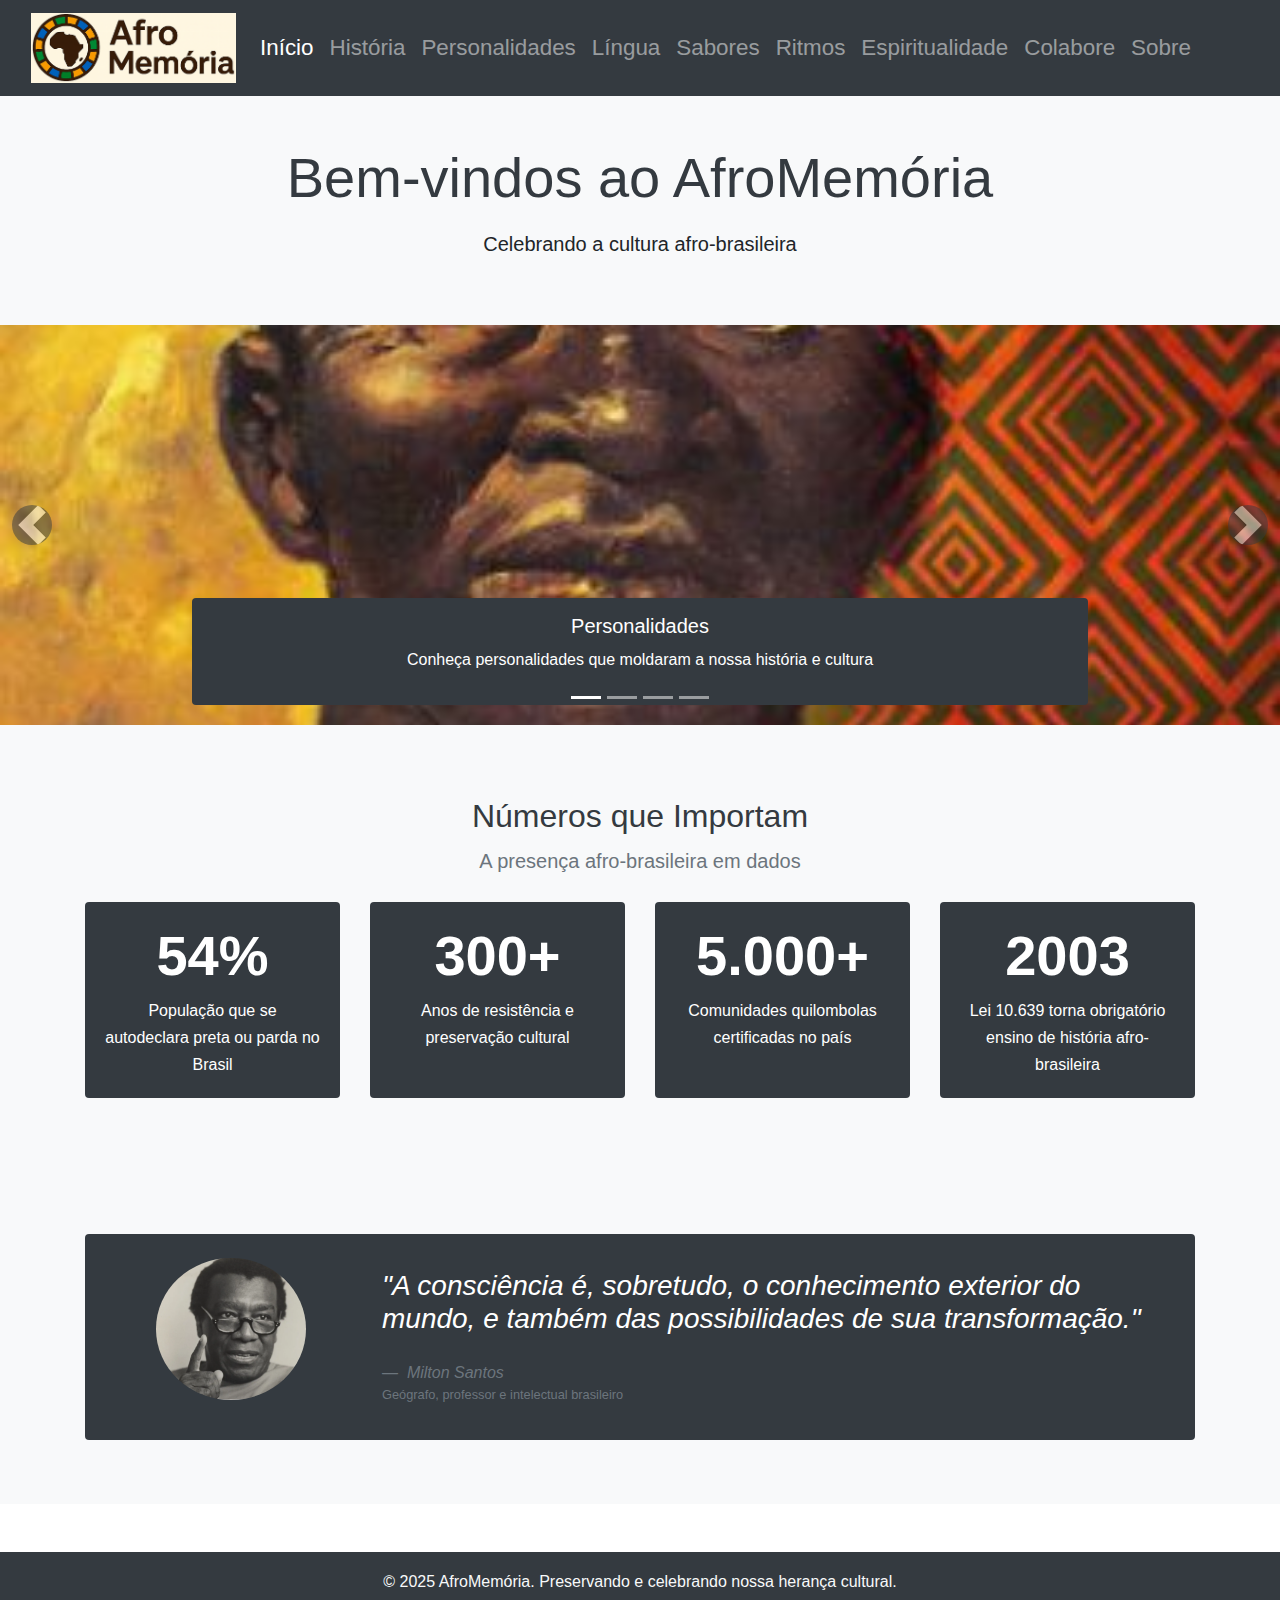
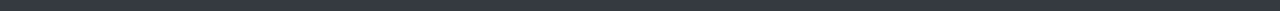
<file: index.html>
<!DOCTYPE html>
<html lang="pt-br">

<head>
    <meta charset="UTF-8" />
    <meta name="viewport" content="width=device-width, initial-scale=1.0" />
    <meta name="description" content="AfroMemória - Portal dedicado à cultura, história e tradições afro-brasileiras" />
    <meta name="keywords"
        content="cultura afro-brasileira, história, tradições, herança africana, diversidade, inclusão" />
    <meta name="author" content="AfroMemória" />
    <meta name="robots" content="index, follow" />
    <meta property="og:title" content="AfroMemória | Preservando Nossa Herança Cultural" />
    <meta property="og:description"
        content="Explore a rica cultura afro-brasileira através de nossa plataforma dedicada à preservação da memória cultural." />
    <meta property="og:type" content="website" />

    <!-- Favicons modernos -->
    <link rel="icon" type="image/x-icon" href="img/favicon.ico" />
    <link rel="icon" type="image/png" sizes="16x16" href="img/favicon-16x16.png" />
    <link rel="icon" type="image/png" sizes="32x32" href="img/favicon-32x32.png" />
    <link rel="apple-touch-icon" sizes="180x180" href="img/apple-touch-icon.png" />

    <title>Home - AfroMemória | Cultura e História Afro-Brasileira</title>
    <link rel="stylesheet" href="bootstrap/css/bootstrap.min.css" />
    <link rel="stylesheet" href="css/style.css" />
</head>

<body>
    <!-- NAVBAR -->
    <nav class="navbar navbar-expand-lg navbar-dark bg-dark">
        <div class="container-fluid">
            <a class="navbar-brand" href="index.html">
                <img src="img/logo.png" alt="AfroMemória" height="50" class="d-inline-block align-top">
            </a>

            <button class="navbar-toggler" type="button" data-toggle="collapse" data-target="#menu" aria-controls="menu"
                aria-expanded="false" aria-label="Alterna navegação">
                <span class="navbar-toggler-icon"></span>
            </button>

            <div class="collapse navbar-collapse" id="menu">
                <ul class="navbar-nav mr-auto">
                    <li class="nav-item active">
                        <a class="nav-link" href="index.html">Início <span class="sr-only">(current)</span></a>
                    </li>
                    <li class="nav-item">
                        <a class="nav-link" href="historia.html">História</a>
                    </li>
                    <li class="nav-item">
                        <a class="nav-link" href="personalidades.html">Personalidades</a>
                    </li>
                    <li class="nav-item">
                        <a class="nav-link" href="lingua.html">Língua</a>
                    </li>
                    <li class="nav-item">
                        <a class="nav-link" href="sabores.html">Sabores</a>
                    </li>
                    <li class="nav-item">
                        <a class="nav-link" href="ritmos.html">Ritmos</a>
                    </li>
                    <li class="nav-item">
                        <a class="nav-link" href="espiritualidade.html">Espiritualidade</a>
                    </li>
                    <li class="nav-item">
                        <a class="nav-link" href="colabore.html">Colabore</a>
                    </li>
                    <li class="nav-item">
                        <a class="nav-link" href="sobre.html">Sobre</a>
                    </li>
                </ul>
            </div>
        </div>
    </nav>
    <!-- FIM DA NAVBAR -->

    <!-- DIV DA FRASE - TODA A LARGURA -->
    <div class="bg-light py-5">
        <div class="container">
            <div class="text-center">
                <h1 class="display-4 text-dark mb-3">Bem-vindos ao AfroMemória</h1>
                <p class="lead">Celebrando a cultura afro-brasileira</p>
            </div>
        </div>
    </div>

    <!-- CARROSSEL - TODA A LARGURA -->
    <div id="modelo" class="carousel slide" data-ride="carousel">
        <!-- Indicators -->
        <ul class="carousel-indicators">
            <li data-target="#modelo" data-slide-to="0" class="active"></li>
            <li data-target="#modelo" data-slide-to="1"></li>
            <li data-target="#modelo" data-slide-to="2"></li>
            <li data-target="#modelo" data-slide-to="3"></li>
        </ul>
        <!-- carregue as imagens -->
        <div class="carousel-inner">
            <div class="carousel-item active">
                <a href="personalidades.html" class="text-decoration-none">
                    <div class="text-center">
                        <img src="img/personalidades/zumbi.jpeg" alt="Personalidades Afro-Brasileiras"
                            class="d-block w-100 carousel-image">
                        <div class="carousel-caption d-none d-md-block bg-dark bg-opacity-75 rounded p-3">
                            <h5 class="text-white">Personalidades</h5>
                            <p class="text-white">Conheça personalidades que moldaram a nossa história e
                                cultura</p>
                        </div>
                    </div>
                </a>
            </div>
            <div class="carousel-item">
                <a href="sabores.html" class="text-decoration-none">
                    <div class="text-center">
                        <img src="img/sabores/feijoada.jpg" alt="Sabores Afro-Brasileiros"
                            class="d-block w-100 carousel-image">
                        <div class="carousel-caption d-none d-md-block bg-dark bg-opacity-75 rounded p-3">
                            <h5 class="text-white">Sabores</h5>
                            <p class="text-white">Conheça platos e bebidas da culinária Afro-Brasileira</p>
                        </div>
                    </div>
                </a>
            </div>
            <div class="carousel-item">
                <a href="ritmos.html" class="text-decoration-none">
                    <div class="text-center">
                        <img src="img/ritmos/samba.jpg" alt="Ritmos Afro-Brasileiros"
                            class="d-block w-100 carousel-image">
                        <div class="carousel-caption d-none d-md-block bg-dark bg-opacity-75 rounded p-3">
                            <h5 class="text-white">Ritmos</h5>
                            <p class="text-white">Mergulhe na música que embala a alma brasileira</p>
                        </div>
                    </div>
                </a>
            </div>
            <div class="carousel-item">
                <a href="espiritualidade.html" class="text-decoration-none">
                    <div class="text-center">
                        <img src="img/espiritualidade/candomble.jpg" alt="Espiritualidade Afro-Brasileira"
                            class="d-block w-100 carousel-image">
                        <div class="carousel-caption d-none d-md-block bg-dark bg-opacity-75 rounded p-3">
                            <h5 class="text-white">Espiritualidade</h5>
                            <p class="text-white">Descubra a espiritualidade que sustenta nossa cultura</p>
                        </div>
                    </div>
                </a>
            </div>
        </div>
        <!-- crie o controle -->
        <a class="carousel-control-prev" href="#modelo" data-slide="prev">
            <span class="carousel-control-prev-icon"></span>
        </a>
        <a class="carousel-control-next" href="#modelo" data-slide="next">
            <span class="carousel-control-next-icon"></span>
        </a>
    </div>

    <div class="container-fluid">
        <!-- CONTEÚDO PRINCIPAL -->
        <main class="row area">
            <div class="col-12 bg-light p-4">
                <div class="container my-5">
                    <div class="text-center mb-4">
                        <h2 class="text-dark">Números que Importam</h2>
                        <p class="lead text-muted">A presença afro-brasileira em dados</p>
                    </div>
                    <div class="row text-center">
                        <div class="col-md-3 mb-4">
                            <div class="card border-0 bg-dark text-white h-100">
                                <div class="card-body">
                                    <h3 class="display-4 font-weight-bold">54%</h3>
                                    <p class="card-text">População que se autodeclara preta ou parda no Brasil</p>
                                </div>
                            </div>
                        </div>
                        <div class="col-md-3 mb-4">
                            <div class="card border-0 bg-dark text-white h-100">
                                <div class="card-body">
                                    <h3 class="display-4 font-weight-bold">300+</h3>
                                    <p class="card-text">Anos de resistência e preservação cultural</p>
                                </div>
                            </div>
                        </div>
                        <div class="col-md-3 mb-4">
                            <div class="card border-0 bg-dark text-white h-100">
                                <div class="card-body">
                                    <h3 class="display-4 font-weight-bold">5.000+</h3>
                                    <p class="card-text">Comunidades quilombolas certificadas no país</p>
                                </div>
                            </div>
                        </div>
                        <div class="col-md-3 mb-4">
                            <div class="card border-0 bg-dark text-white h-100">
                                <div class="card-body">
                                    <h3 class="display-4 font-weight-bold">2003</h3>
                                    <p class="card-text">Lei 10.639 torna obrigatório ensino de história afro-brasileira
                                    </p>
                                </div>
                            </div>
                        </div>
                    </div>
                </div>
            </div>
        </main>
    </div>

    <!-- SEÇÃO CITAÇÃO INSPIRADORA -->
    <div class="container-fluid">
        <main class="row area">
            <div class="col-12 bg-light p-4">
                <div class="container my-3">
                    <div class="row text-center">
                        <div class="col-md-12 mb-4">
                            <div class="bg-dark text-white p-4 rounded h-100">
                                <div class="row align-items-center">
                                    <div class="col-md-3">
                                        <img src="img/personalidades/milton_santos.png" alt="Milton Santos"
                                            class="img-fluid rounded-circle mb-3 milton-santos-photo">
                                    </div>
                                    <div class="col-md-9">
                                        <blockquote class="blockquote text-left mb-0">
                                            <h3 class="mb-4 font-italic">"A consciência é, sobretudo, o conhecimento
                                                exterior do mundo, e também das possibilidades de sua transformação."
                                            </h3>
                                            <footer class="blockquote-footer mt-3">
                                                <cite title="Milton Santos">Milton Santos</cite>
                                                <small class="d-block text-muted">Geógrafo, professor e intelectual
                                                    brasileiro</small>
                                            </footer>
                                        </blockquote>
                                    </div>
                                </div>
                            </div>
                        </div>
                    </div>
                </div>
            </div>
        </main>
    </div>

    <!-- ESPAÇAMENTO -->
    <div class="py-4"></div>

    <div class="container-fluid">
        <!-- RODAPÉ -->
        <footer class="row">
            <div class="col-12 bg-dark text-light text-center py-3">
                <p class="mb-0">&copy; 2025 AfroMemória. Preservando e celebrando nossa herança cultural.</p>
            </div>
        </footer>
    </div>

    <!-- SCRIPTS -->
    <script src="javascript/jquery-3.7.1.min.js"></script>
    <script src="bootstrap/js/bootstrap.min.js"></script>
    <script src="javascript/script.js"></script>
</body>

</html>
</file>
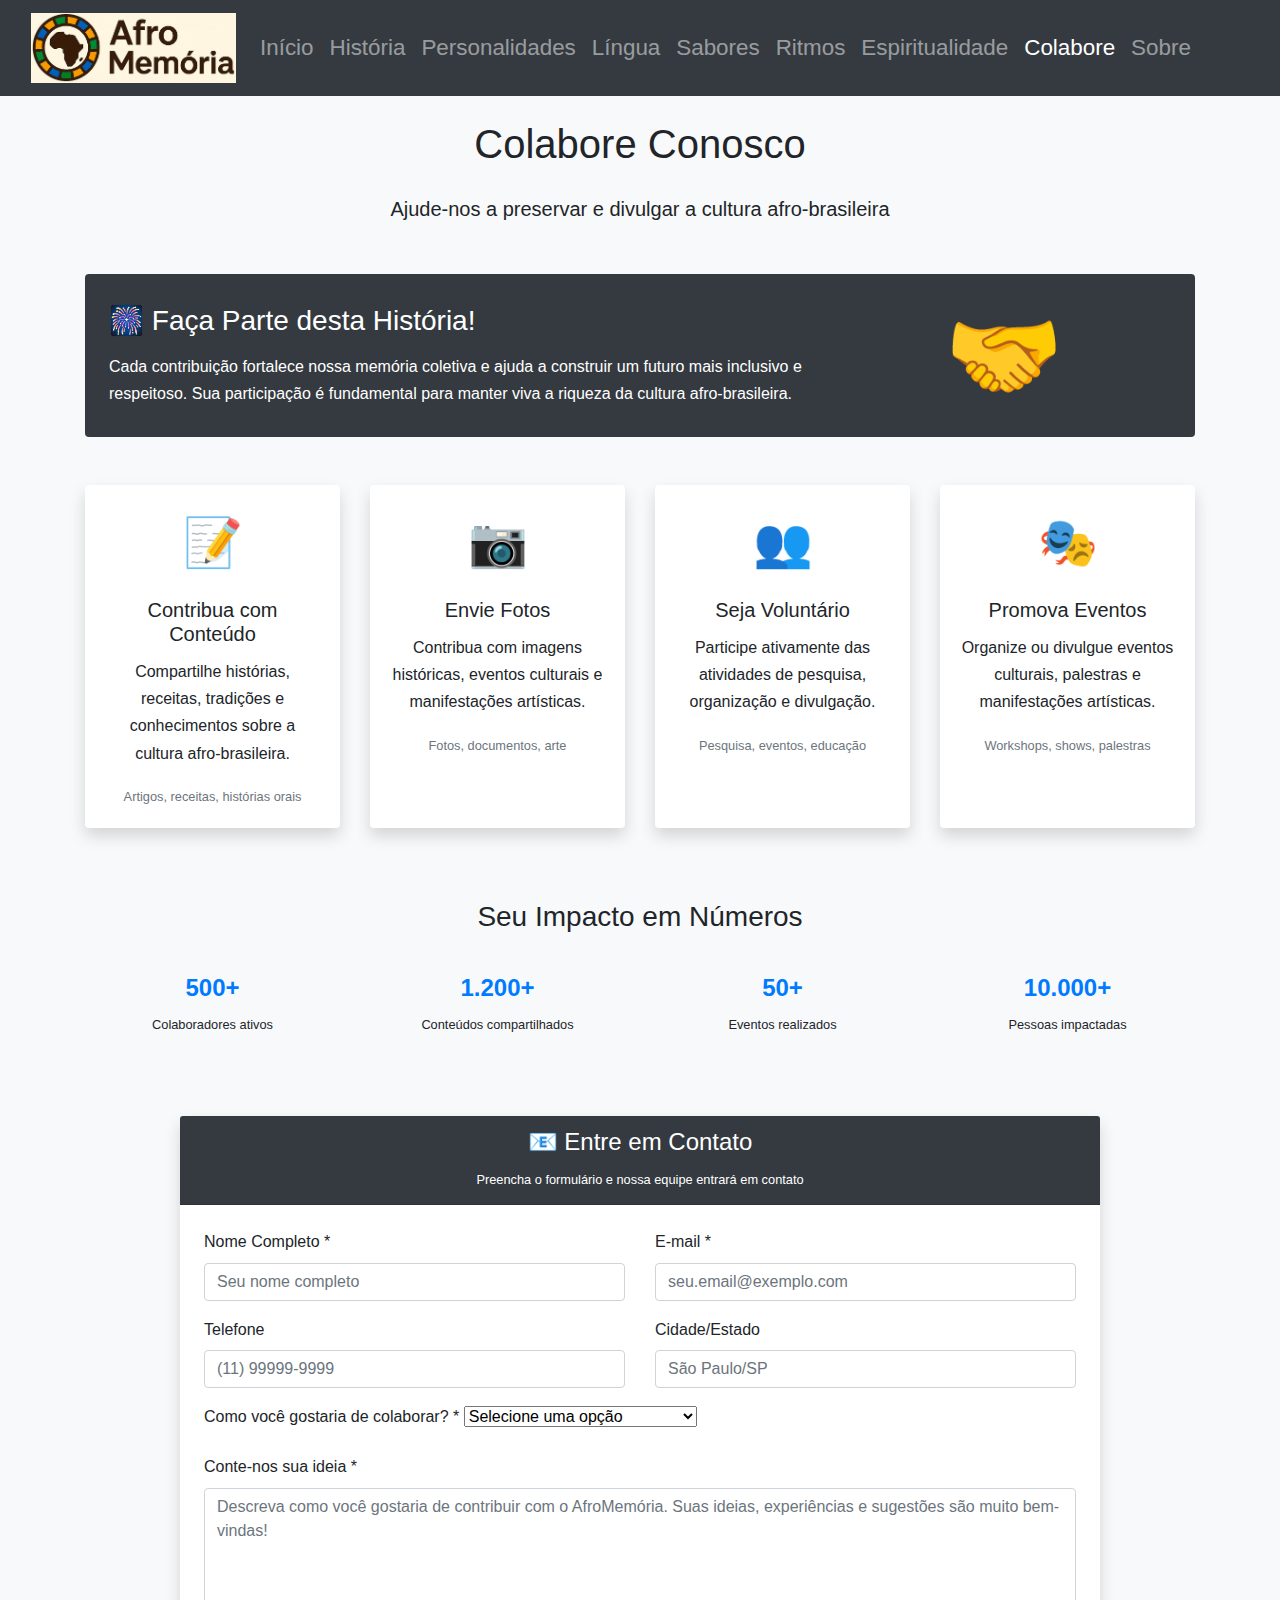
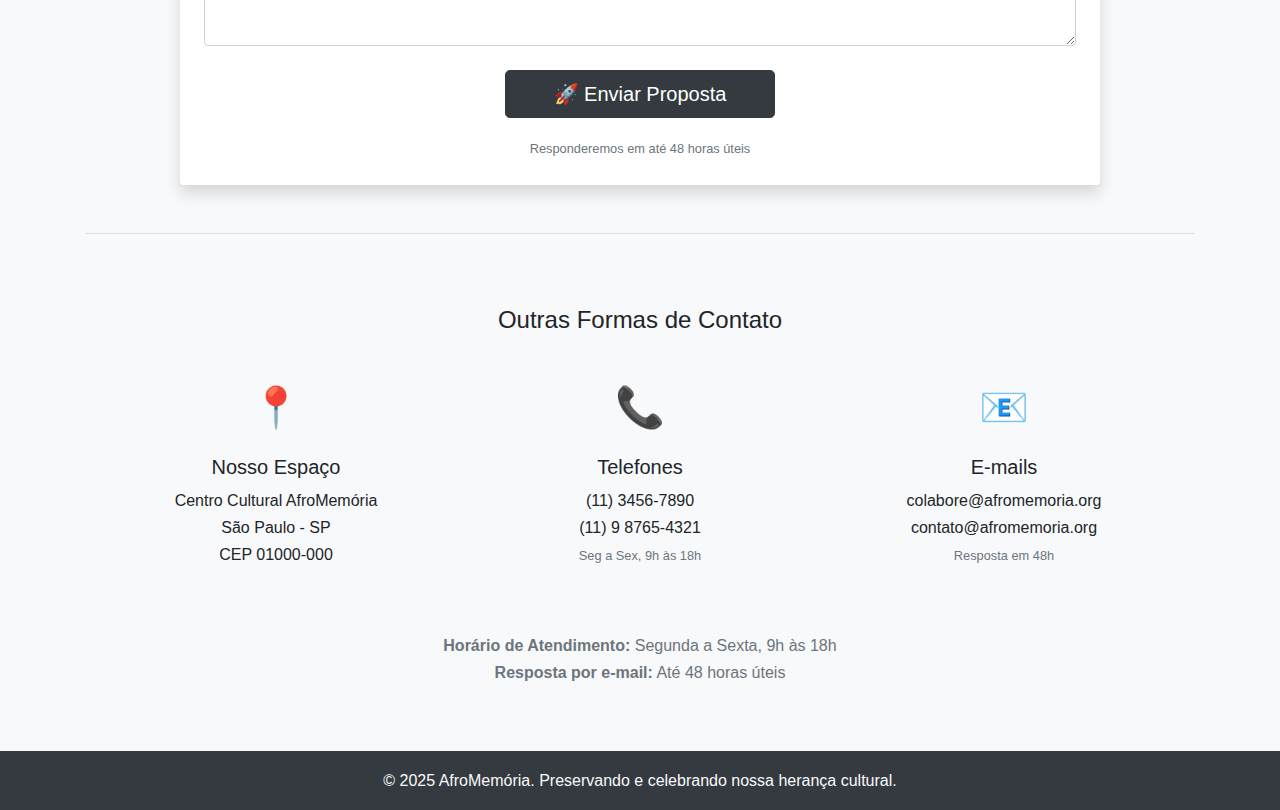
<file: colabore.html>
<!DOCTYPE html>
<html lang="pt-br">

<head>
    <meta charset="UTF-8" />
    <meta name="viewport" content="width=device-width, initial-scale=1.0" />
    <meta name="description" content="Colabore - AfroMemória | Faça parte da preservação da cultura afro-brasileira" />
    <meta name="keywords" content="colaboração, voluntariado, contribuição, cultura afro-brasileira, participação" />
    <meta name="author" content="AfroMemória" />

    <!-- Favicons modernos -->
    <link rel="icon" type="image/x-icon" href="img/favicon.ico" />
    <link rel="icon" type="image/png" sizes="16x16" href="img/favicon-16x16.png" />
    <link rel="icon" type="image/png" sizes="32x32" href="img/favicon-32x32.png" />
    <link rel="apple-touch-icon" sizes="180x180" href="img/apple-touch-icon.png" />

    <title>Colabore - AfroMemória | Faça Parte</title>
    <link rel="stylesheet" href="bootstrap/css/bootstrap.min.css" />
    <link rel="stylesheet" href="css/style.css" />
</head>

<body>
    <!-- NAVBAR -->
    <nav class="navbar navbar-expand-lg navbar-dark bg-dark">
        <div class="container-fluid">
            <a class="navbar-brand" href="index.html">
                <img src="img/logo.png" alt="AfroMemória" height="50" class="d-inline-block align-top">
            </a>

            <button class="navbar-toggler" type="button" data-toggle="collapse" data-target="#menu" aria-controls="menu"
                aria-expanded="false" aria-label="Alterna navegação">
                <span class="navbar-toggler-icon"></span>
            </button>

            <div class="collapse navbar-collapse" id="menu">
                <ul class="navbar-nav mr-auto">
                    <li class="nav-item">
                        <a class="nav-link" href="index.html">Início</a>
                    </li>
                    <li class="nav-item">
                        <a class="nav-link" href="historia.html">História</a>
                    </li>
                    <li class="nav-item">
                        <a class="nav-link" href="personalidades.html">Personalidades</a>
                    </li>
                    <li class="nav-item">
                        <a class="nav-link" href="lingua.html">Língua</a>
                    </li>
                    <li class="nav-item">
                        <a class="nav-link" href="sabores.html">Sabores</a>
                    </li>
                    <li class="nav-item">
                        <a class="nav-link" href="ritmos.html">Ritmos</a>
                    </li>
                    <li class="nav-item">
                        <a class="nav-link" href="espiritualidade.html">Espiritualidade</a>
                    </li>
                    <li class="nav-item active">
                        <a class="nav-link" href="colabore.html">Colabore <span class="sr-only">(current)</span></a>
                    </li>
                    <li class="nav-item">
                        <a class="nav-link" href="sobre.html">Sobre</a>
                    </li>
                </ul>
            </div>
        </div>
    </nav>
    <!-- FIM DA NAVBAR -->

    <div class="container-fluid">


        <!-- CONTEÚDO PRINCIPAL -->
        <main class="row area">
            <div class="col-12 bg-light p-4">
                <div class="container">
                    <h1 class="mb-4 text-center">Colabore Conosco</h1>
                    <p class="lead text-center mb-5">Ajude-nos a preservar e divulgar a cultura afro-brasileira</p>

                    <!-- Seção Inspiradora -->
                    <div class="bg-dark text-white rounded p-4 mb-5">
                        <div class="row align-items-center">
                            <div class="col-md-8">
                                <h3 class="mb-3">🎆 Faça Parte desta História!</h3>
                                <p class="mb-0">Cada contribuição fortalece nossa memória coletiva e ajuda a construir
                                    um futuro mais inclusivo e respeitoso. Sua participação é fundamental para manter
                                    viva a riqueza da cultura afro-brasileira.</p>
                            </div>
                            <div class="col-md-4 text-center">
                                <div class="display-1">🤝</div>
                            </div>
                        </div>
                    </div>

                    <!-- Formas de Colaboração -->
                    <div class="row mb-5">
                        <div class="col-md-3 mb-4">
                            <div class="card h-100 text-center border-0 shadow card-zoom">
                                <div class="card-body">
                                    <div class="mb-3 emoji-hover emoji-large">📝</div>
                                    <h5 class="card-title">Contribua com Conteúdo</h5>
                                    <p class="card-text">Compartilhe histórias, receitas, tradições e conhecimentos
                                        sobre a cultura afro-brasileira.</p>
                                    <div class="mt-auto">
                                        <small class="text-muted">Artigos, receitas, histórias orais</small>
                                    </div>
                                </div>
                            </div>
                        </div>

                        <div class="col-md-3 mb-4">
                            <div class="card h-100 text-center border-0 shadow card-zoom">
                                <div class="card-body">
                                    <div class="mb-3 emoji-hover emoji-large">📷</div>
                                    <h5 class="card-title">Envie Fotos</h5>
                                    <p class="card-text">Contribua com imagens históricas, eventos culturais e
                                        manifestações artísticas.</p>
                                    <div class="mt-auto">
                                        <small class="text-muted">Fotos, documentos, arte</small>
                                    </div>
                                </div>
                            </div>
                        </div>

                        <div class="col-md-3 mb-4">
                            <div class="card h-100 text-center border-0 shadow card-zoom">
                                <div class="card-body">
                                    <div class="mb-3 emoji-hover emoji-large">👥</div>
                                    <h5 class="card-title">Seja Voluntário</h5>
                                    <p class="card-text">Participe ativamente das atividades de pesquisa, organização e
                                        divulgação.</p>
                                    <div class="mt-auto">
                                        <small class="text-muted">Pesquisa, eventos, educação</small>
                                    </div>
                                </div>
                            </div>
                        </div>

                        <div class="col-md-3 mb-4">
                            <div class="card h-100 text-center border-0 shadow card-zoom">
                                <div class="card-body">
                                    <div class="mb-3 emoji-hover emoji-large">🎭</div>
                                    <h5 class="card-title">Promova Eventos</h5>
                                    <p class="card-text">Organize ou divulgue eventos culturais, palestras e
                                        manifestações artísticas.</p>
                                    <div class="mt-auto">
                                        <small class="text-muted">Workshops, shows, palestras</small>
                                    </div>
                                </div>
                            </div>
                        </div>
                    </div>

                    <!-- Seção de Impacto -->
                    <div class="row mb-5 text-center">
                        <div class="col-12">
                            <h3 class="mb-4">Seu Impacto em Números</h3>
                        </div>
                        <div class="col-md-3 mb-3">
                            <div class="bg-light p-3 rounded">
                                <h4 class="text-primary font-weight-bold">500+</h4>
                                <small>Colaboradores ativos</small>
                            </div>
                        </div>
                        <div class="col-md-3 mb-3">
                            <div class="bg-light p-3 rounded">
                                <h4 class="text-primary font-weight-bold">1.200+</h4>
                                <small>Conteúdos compartilhados</small>
                            </div>
                        </div>
                        <div class="col-md-3 mb-3">
                            <div class="bg-light p-3 rounded">
                                <h4 class="text-primary font-weight-bold">50+</h4>
                                <small>Eventos realizados</small>
                            </div>
                        </div>
                        <div class="col-md-3 mb-3">
                            <div class="bg-light p-3 rounded">
                                <h4 class="text-primary font-weight-bold">10.000+</h4>
                                <small>Pessoas impactadas</small>
                            </div>
                        </div>
                    </div>

                    <!-- Formulário de Contato -->
                    <div class="row">
                        <div class="col-md-10 mx-auto">
                            <div class="card border-0 shadow">
                                <div class="card-header bg-dark text-white text-center">
                                    <h4 class="mb-0">📧 Entre em Contato</h4>
                                    <p class="mb-0 mt-2"><small>Preencha o formulário e nossa equipe entrará em
                                            contato</small></p>
                                </div>
                                <div class="card-body p-4">
                                    <form>
                                        <div class="row">
                                            <div class="col-md-6 mb-3">
                                                <label for="nome" class="form-label fw-bold">Nome Completo *</label>
                                                <input type="text" class="form-control" id="nome" required
                                                    placeholder="Seu nome completo">
                                            </div>
                                            <div class="col-md-6 mb-3">
                                                <label for="email" class="form-label fw-bold">E-mail *</label>
                                                <input type="email" class="form-control" id="email" required
                                                    placeholder="seu.email@exemplo.com">
                                            </div>
                                        </div>
                                        <div class="row">
                                            <div class="col-md-6 mb-3">
                                                <label for="telefone" class="form-label fw-bold">Telefone</label>
                                                <input type="tel" class="form-control" id="telefone"
                                                    placeholder="(11) 99999-9999">
                                            </div>
                                            <div class="col-md-6 mb-3">
                                                <label for="cidade" class="form-label fw-bold">Cidade/Estado</label>
                                                <input type="text" class="form-control" id="cidade"
                                                    placeholder="São Paulo/SP">
                                            </div>
                                        </div>
                                        <div class="mb-3">
                                            <label for="tipo-colaboracao" class="form-label fw-bold">Como você gostaria
                                                de colaborar? *</label>
                                            <select class="form-select" id="tipo-colaboracao" required>
                                                <option value="">Selecione uma opção</option>
                                                <option value="conteudo">📝 Contribuição de Conteúdo</option>
                                                <option value="fotos">📷 Envio de Fotos/Imagens</option>
                                                <option value="voluntario">👥 Trabalho Voluntário</option>
                                                <option value="eventos">🎭 Organização de Eventos</option>
                                                <option value="pesquisa">🔍 Pesquisa Acadêmica</option>
                                                <option value="parceria">🤝 Parceria Institucional</option>
                                                <option value="financeiro">💰 Apoio Financeiro</option>
                                                <option value="divulgacao">📢 Divulgação</option>
                                                <option value="outros">✨ Outros</option>
                                            </select>
                                        </div>
                                        <div class="mb-4">
                                            <label for="mensagem" class="form-label fw-bold">Conte-nos sua ideia
                                                *</label>
                                            <textarea class="form-control" id="mensagem" rows="6"
                                                placeholder="Descreva como você gostaria de contribuir com o AfroMemória. Suas ideias, experiências e sugestões são muito bem-vindas!"
                                                required></textarea>
                                        </div>
                                        <div class="text-center">
                                            <button type="submit" class="btn btn-dark btn-lg px-5">
                                                🚀 Enviar Proposta
                                            </button>
                                            <p class="text-muted mt-3 mb-0">
                                                <small>Responderemos em até 48 horas úteis</small>
                                            </p>
                                        </div>
                                    </form>
                                </div>
                            </div>
                        </div>
                    </div>

                    <hr class="my-5">

                    <!-- Informações de Contato -->
                    <div class="bg-light rounded p-4">
                        <h4 class="text-center mb-4">Outras Formas de Contato</h4>
                        <div class="row text-center">
                            <div class="col-md-4 mb-4">
                                <div class="p-3">
                                    <div class="mb-3 emoji-medium">📍</div>
                                    <h5>Nosso Espaço</h5>
                                    <p class="mb-0">Centro Cultural AfroMemória<br>São Paulo - SP<br>CEP 01000-000</p>
                                </div>
                            </div>
                            <div class="col-md-4 mb-4">
                                <div class="p-3">
                                    <div class="mb-3 emoji-medium">📞</div>
                                    <h5>Telefones</h5>
                                    <p class="mb-0">(11) 3456-7890<br>(11) 9 8765-4321<br><small class="text-muted">Seg
                                            a Sex, 9h às 18h</small></p>
                                </div>
                            </div>
                            <div class="col-md-4 mb-4">
                                <div class="p-3">
                                    <div class="mb-3 emoji-medium">📧</div>
                                    <h5>E-mails</h5>
                                    <p class="mb-0">colabore@afromemoria.org<br>contato@afromemoria.org<br><small
                                            class="text-muted">Resposta em 48h</small></p>
                                </div>
                            </div>
                        </div>
                        <div class="text-center mt-4">
                            <p class="text-muted">
                                <strong>Horário de Atendimento:</strong> Segunda a Sexta, 9h às 18h<br>
                                <strong>Resposta por e-mail:</strong> Até 48 horas úteis
                            </p>
                        </div>
                    </div>
                </div>
            </div>
        </main>


        <!-- RODAPÉ -->
        <footer class="row">
            <div class="col-12 bg-dark text-light text-center py-3">
                <p class="mb-0">&copy; 2025 AfroMemória. Preservando e celebrando nossa herança cultural.</p>
            </div>
        </footer>
    </div>

    <!-- SCRIPTS -->
    <script src="javascript/jquery-3.7.1.min.js"></script>
    <script src="bootstrap/js/bootstrap.min.js"></script>
    <script src="javascript/script.js"></script>
</body>

</html>
</file>
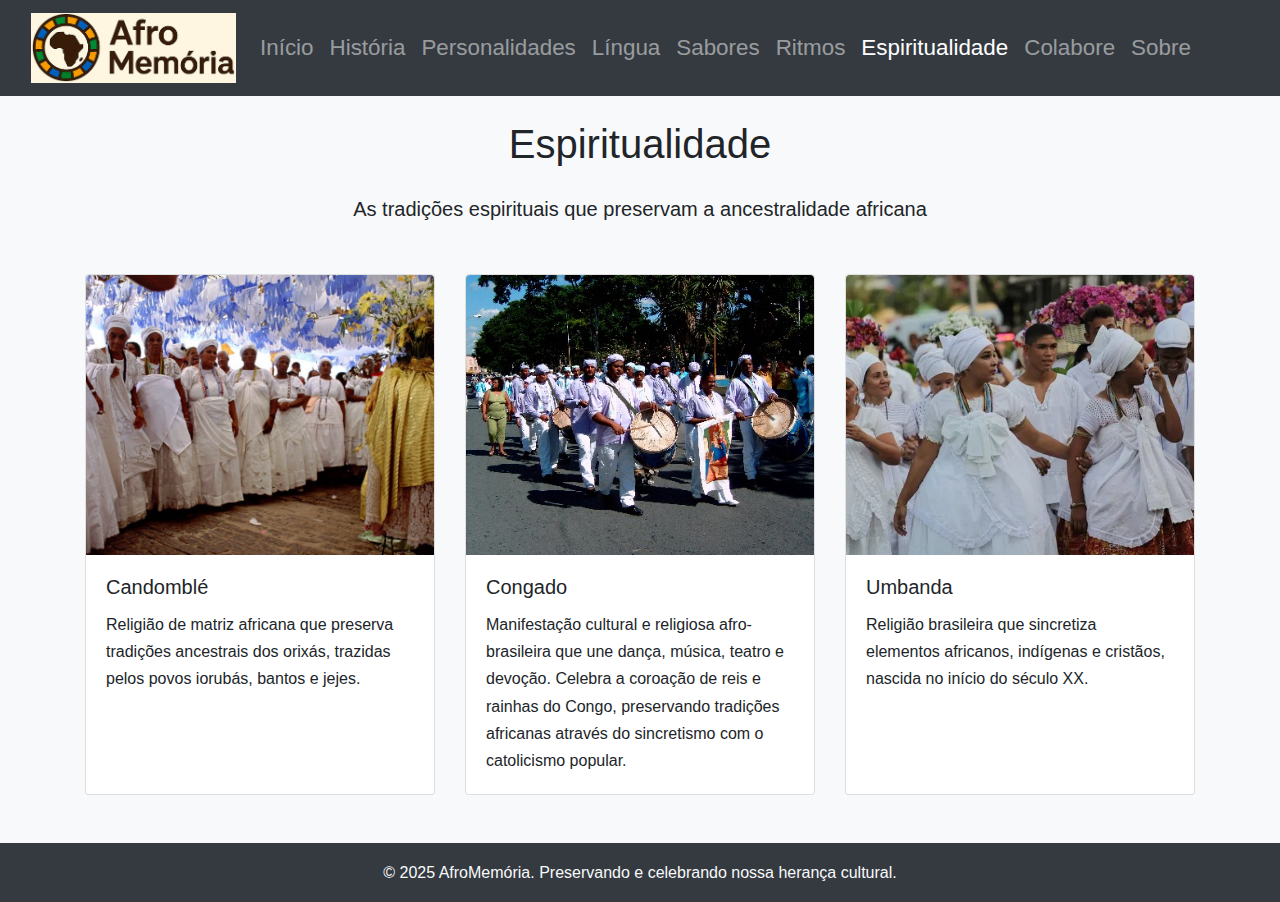
<file: espiritualidade.html>
<!DOCTYPE html>
<html lang="pt-br">

<head>
    <meta charset="UTF-8" />
    <meta name="viewport" content="width=device-width, initial-scale=1.0" />
    <meta name="description" content="Espiritualidade - AfroMemória | Espiritualidade e tradições afro-brasileiras" />
    <meta name="keywords" content="religiões afro-brasileiras, candomblé, umbanda, tradições, espiritualidade" />
    <meta name="author" content="AfroMemória" />

    <!-- Favicons modernos -->
    <link rel="icon" type="image/x-icon" href="img/favicon.ico" />
    <link rel="icon" type="image/png" sizes="16x16" href="img/favicon-16x16.png" />
    <link rel="icon" type="image/png" sizes="32x32" href="img/favicon-32x32.png" />
    <link rel="apple-touch-icon" sizes="180x180" href="img/apple-touch-icon.png" />

    <title>Espiritualidade - AfroMemória | Espiritualidade</title>
    <link rel="stylesheet" href="bootstrap/css/bootstrap.min.css" />
    <link rel="stylesheet" href="css/style.css" />
</head>

<body>
    <!-- NAVBAR -->
    <nav class="navbar navbar-expand-lg navbar-dark bg-dark">
        <div class="container-fluid">
            <a class="navbar-brand" href="index.html">
                <img src="img/logo.png" alt="AfroMemória" height="50" class="d-inline-block align-top">
            </a>

            <button class="navbar-toggler" type="button" data-toggle="collapse" data-target="#menu" aria-controls="menu"
                aria-expanded="false" aria-label="Alterna navegação">
                <span class="navbar-toggler-icon"></span>
            </button>

            <div class="collapse navbar-collapse" id="menu">
                <ul class="navbar-nav mr-auto">
                    <li class="nav-item">
                        <a class="nav-link" href="index.html">Início</a>
                    </li>
                    <li class="nav-item">
                        <a class="nav-link" href="historia.html">História</a>
                    </li>
                    <li class="nav-item">
                        <a class="nav-link" href="personalidades.html">Personalidades</a>
                    </li>
                    <li class="nav-item">
                        <a class="nav-link" href="lingua.html">Língua</a>
                    </li>
                    <li class="nav-item">
                        <a class="nav-link" href="sabores.html">Sabores</a>
                    </li>
                    <li class="nav-item">
                        <a class="nav-link" href="ritmos.html">Ritmos</a>
                    </li>
                    <li class="nav-item active">
                        <a class="nav-link" href="espiritualidade.html">Espiritualidade <span
                                class="sr-only">(current)</span></a>
                    </li>
                    <li class="nav-item">
                        <a class="nav-link" href="colabore.html">Colabore</a>
                    </li>
                    <li class="nav-item">
                        <a class="nav-link" href="sobre.html">Sobre</a>
                    </li>
                </ul>
            </div>
        </div>
    </nav>
    <!-- FIM DA NAVBAR -->

    <div class="container-fluid">


        <!-- CONTEÚDO PRINCIPAL -->
        <main class="row area">
            <div class="col-12 bg-light p-4">
                <div class="container">
                    <h1 class="mb-4 text-center">Espiritualidade</h1>
                    <p class="lead text-center mb-5">As tradições espirituais que preservam a ancestralidade africana
                    </p>

                    <div class="row">
                        <div class="col-md-4 mb-4">
                            <div class="card h-100">
                                <img src="img/espiritualidade/candomble.jpg" class="card-img-top category-image"
                                    alt="Candomblé">
                                <div class="card-body">
                                    <h5 class="card-title">Candomblé</h5>
                                    <p class="card-text">Religião de matriz africana que preserva tradições ancestrais
                                        dos orixás, trazidas pelos povos iorubás, bantos e jejes.</p>
                                </div>
                            </div>
                        </div>
                        <div class="col-md-4 mb-4">
                            <div class="card h-100">
                                <img src="img/espiritualidade/congado.jpg" class="card-img-top category-image"
                                    alt="Congado">
                                <div class="card-body">
                                    <h5 class="card-title">Congado</h5>
                                    <p class="card-text">Manifestação cultural e religiosa afro-brasileira que une
                                        dança, música, teatro e devoção. Celebra a coroação de reis e rainhas do Congo,
                                        preservando tradições africanas através do sincretismo com o catolicismo
                                        popular.</p>
                                </div>
                            </div>
                        </div>
                        <div class="col-md-4 mb-4">
                            <div class="card h-100">
                                <img src="img/espiritualidade/umbanda.png" class="card-img-top category-image"
                                    alt="Umbanda">
                                <div class="card-body">
                                    <h5 class="card-title">Umbanda</h5>
                                    <p class="card-text">Religião brasileira que sincretiza elementos africanos,
                                        indígenas e cristãos, nascida no início do século XX.</p>
                                </div>
                            </div>
                        </div>
                    </div>
                </div>
            </div>
        </main>


        <!-- RODAPÉ -->
        <footer class="row">
            <div class="col-12 bg-dark text-light text-center py-3">
                <p class="mb-0">&copy; 2025 AfroMemória. Preservando e celebrando nossa herança cultural.</p>
            </div>
        </footer>
    </div>

    <!-- SCRIPTS -->
    <script src="javascript/jquery-3.7.1.min.js"></script>
    <script src="bootstrap/js/bootstrap.min.js"></script>
    <script src="javascript/script.js"></script>
</body>

</html>
</file>
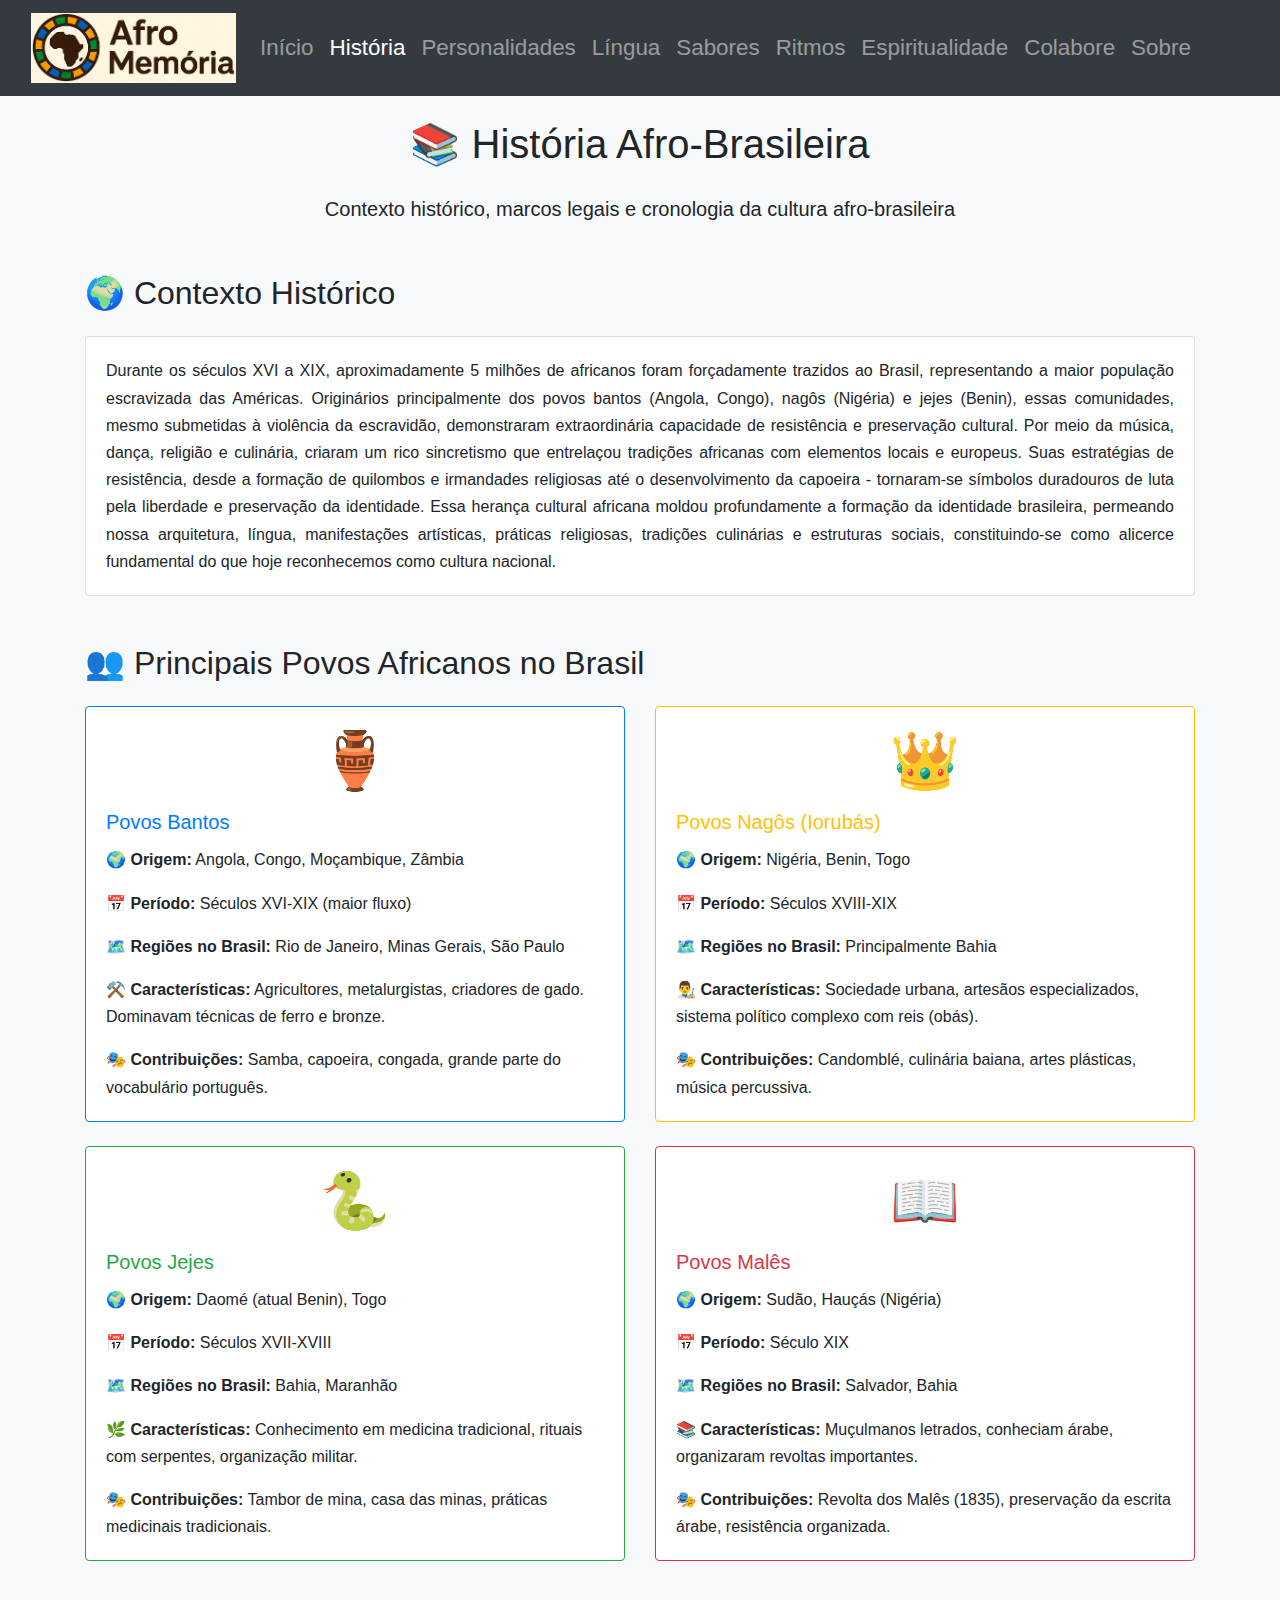
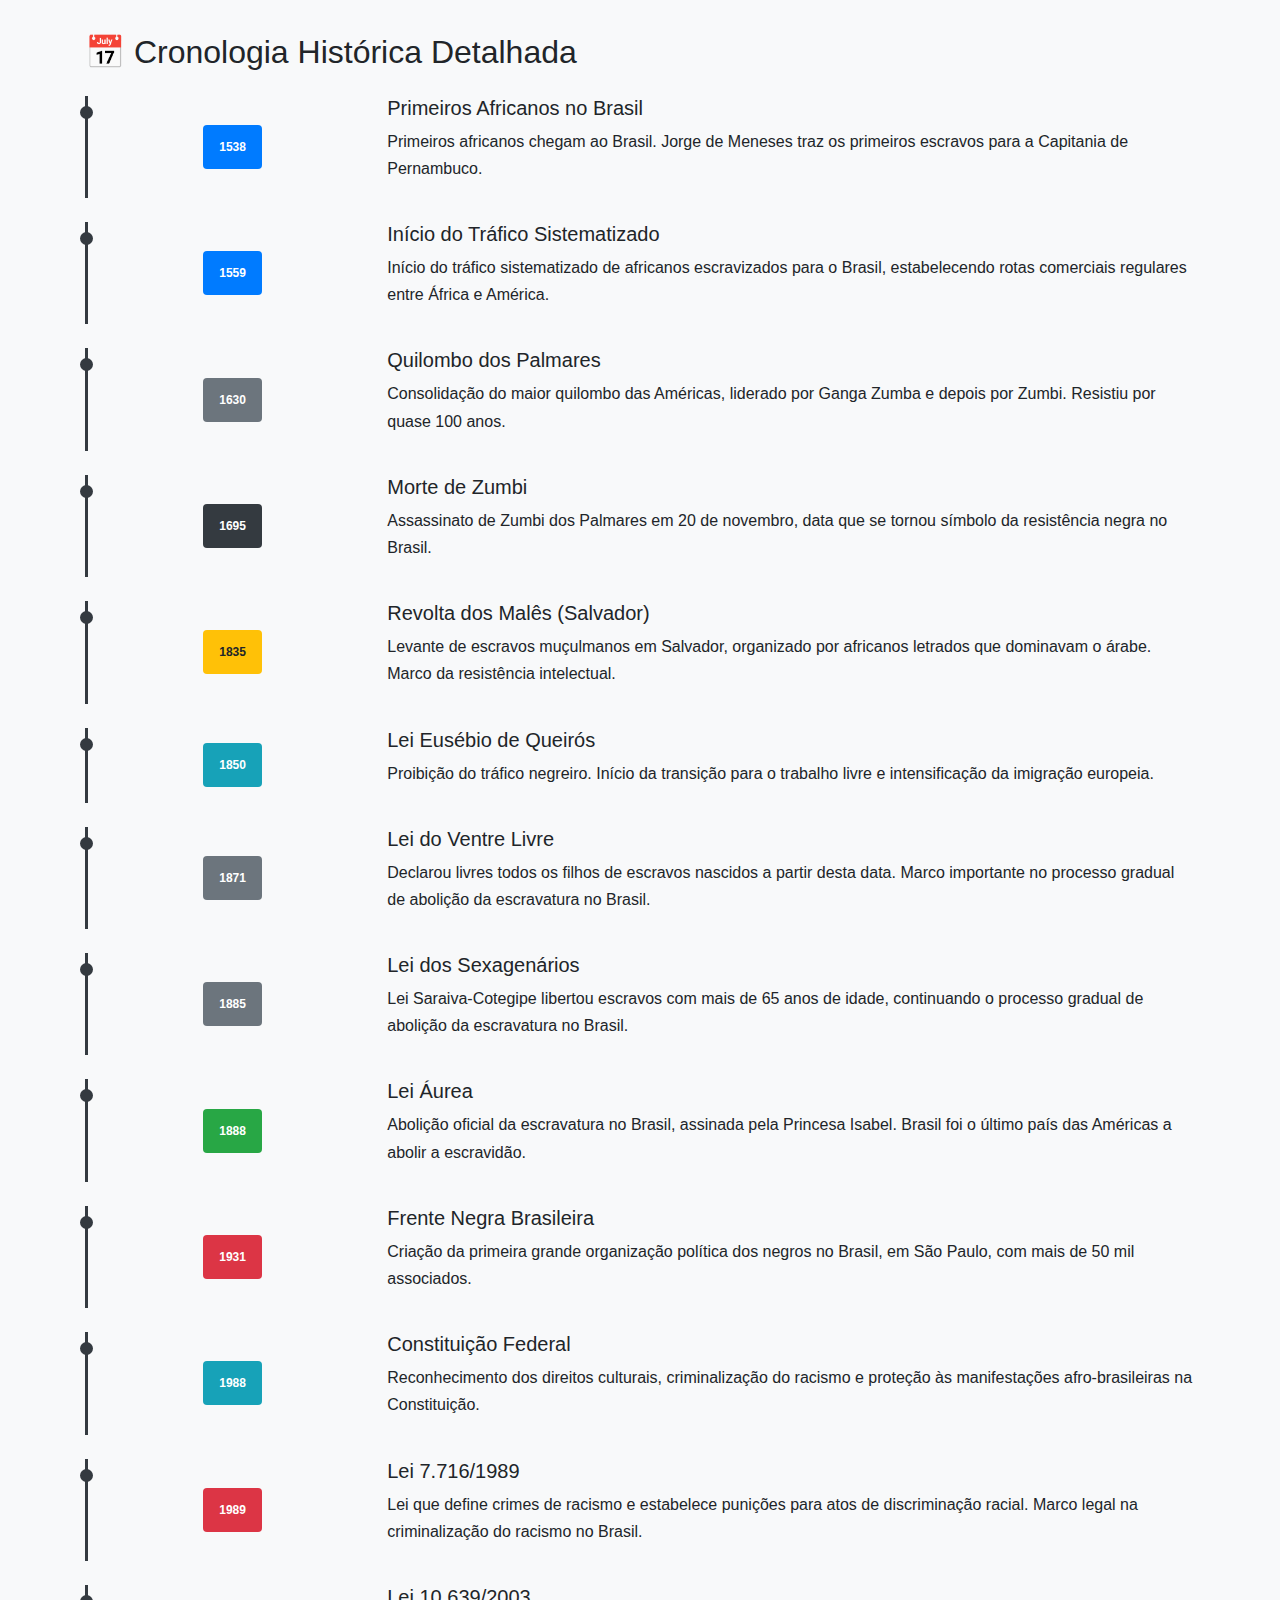
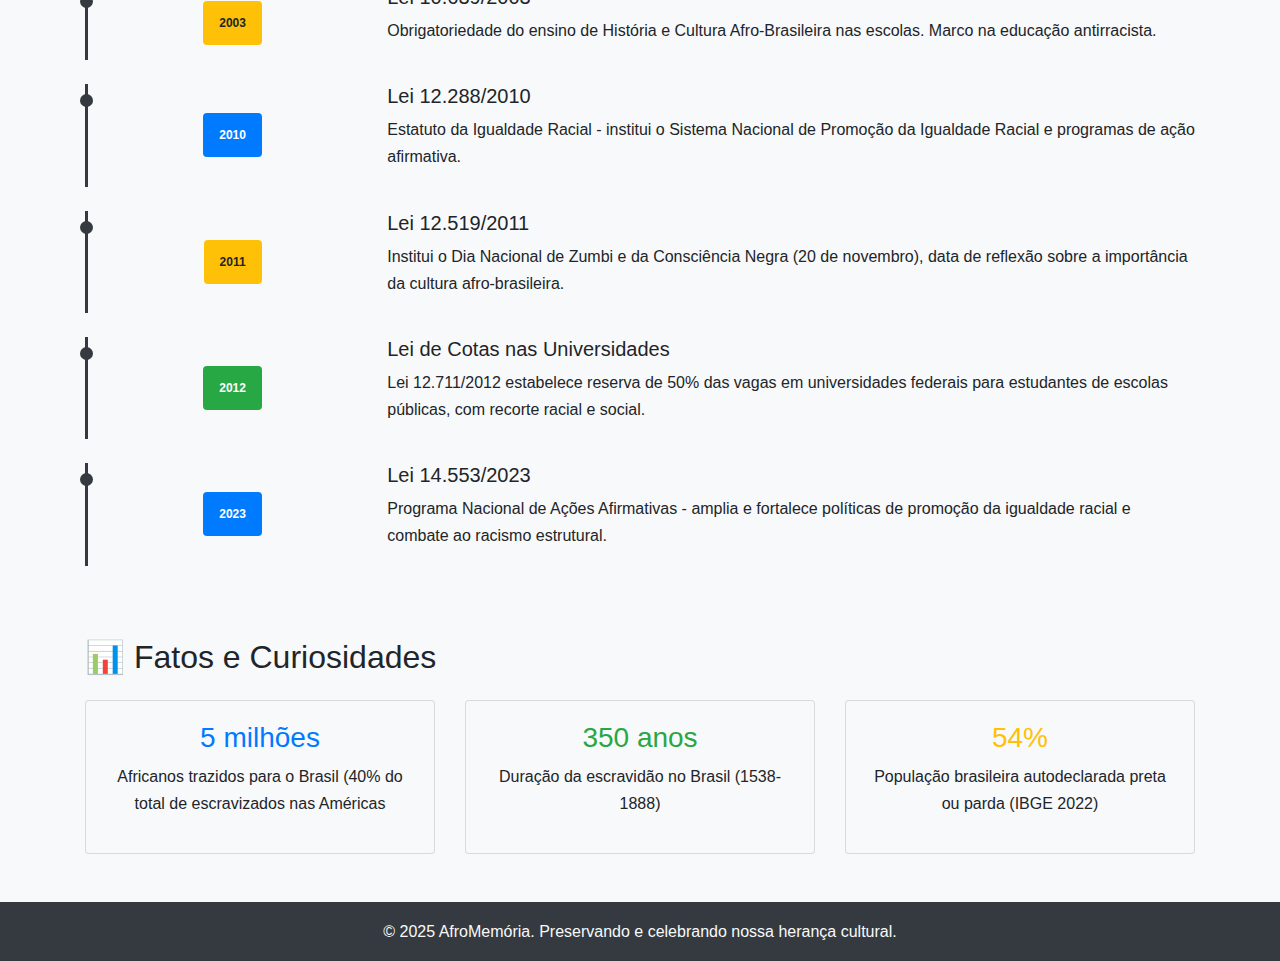
<file: historia.html>
<!DOCTYPE html>
<html lang="pt-br">

<head>
    <meta charset="UTF-8" />
    <meta name="viewport" content="width=device-width, initial-scale=1.0" />
    <meta name="description"
        content="História - AfroMemória | Contexto histórico e leis sobre cultura afro-brasileira" />
    <meta name="keywords" content="história afro-brasileira, educação, contexto histórico, leis, legislação" />
    <meta name="author" content="AfroMemória" />

    <!-- Favicons modernos -->
    <link rel="icon" type="image/x-icon" href="img/favicon.ico" />
    <link rel="icon" type="image/png" sizes="16x16" href="img/favicon-16x16.png" />
    <link rel="icon" type="image/png" sizes="32x32" href="img/favicon-32x32.png" />
    <link rel="apple-touch-icon" sizes="180x180" href="img/apple-touch-icon.png" />

    <title>História - AfroMemória | Contexto e Leis</title>
    <link rel="stylesheet" href="bootstrap/css/bootstrap.min.css" />
    <link rel="stylesheet" href="css/style.css" />
</head>

<body>
    <!-- NAVBAR -->
    <nav class="navbar navbar-expand-lg navbar-dark bg-dark">
        <div class="container-fluid">
            <a class="navbar-brand" href="index.html">
                <img src="img/logo.png" alt="AfroMemória" height="50" class="d-inline-block align-top">
            </a>

            <button class="navbar-toggler" type="button" data-toggle="collapse" data-target="#menu" aria-controls="menu"
                aria-expanded="false" aria-label="Alterna navegação">
                <span class="navbar-toggler-icon"></span>
            </button>

            <div class="collapse navbar-collapse" id="menu">
                <ul class="navbar-nav mr-auto">
                    <li class="nav-item">
                        <a class="nav-link" href="index.html">Início</a>
                    </li>
                    <li class="nav-item active">
                        <a class="nav-link" href="historia.html">História <span class="sr-only">(current)</span></a>
                    </li>
                    <li class="nav-item">
                        <a class="nav-link" href="personalidades.html">Personalidades</a>
                    </li>
                    <li class="nav-item">
                        <a class="nav-link" href="lingua.html">Língua</a>
                    </li>
                    <li class="nav-item">
                        <a class="nav-link" href="sabores.html">Sabores</a>
                    </li>
                    <li class="nav-item">
                        <a class="nav-link" href="ritmos.html">Ritmos</a>
                    </li>
                    <li class="nav-item">
                        <a class="nav-link" href="espiritualidade.html">Espiritualidade</a>
                    </li>
                    <li class="nav-item">
                        <a class="nav-link" href="colabore.html">Colabore</a>
                    </li>
                    <li class="nav-item">
                        <a class="nav-link" href="sobre.html">Sobre</a>
                    </li>
                </ul>
            </div>
        </div>
    </nav>
    <!-- FIM DA NAVBAR -->

    <div class="container-fluid">


        <!-- CONTEÚDO PRINCIPAL -->
        <main class="row area">
            <div class="col-12 bg-light p-4">
                <div class="container">
                    <h1 class="mb-4 text-center">📚 História Afro-Brasileira</h1>
                    <p class="lead text-center mb-5">Contexto histórico, marcos legais e cronologia da cultura
                        afro-brasileira</p>

                    <!-- Seção Contexto Histórico -->
                    <div class="row mb-5">
                        <div class="col-12">
                            <h2 class="mb-4">🌍 Contexto Histórico</h2>
                            <div class="card">
                                <div class="card-body">
                                    <p class="card-text text-justify">
                                        Durante os séculos XVI a XIX, aproximadamente 5 milhões de africanos foram
                                        forçadamente trazidos ao Brasil, representando a maior população escravizada das
                                        Américas. Originários principalmente dos povos bantos (Angola, Congo), nagôs
                                        (Nigéria) e jejes (Benin), essas comunidades, mesmo submetidas à violência da
                                        escravidão, demonstraram extraordinária capacidade de resistência e preservação
                                        cultural. Por meio da música, dança, religião e culinária, criaram um rico
                                        sincretismo que entrelaçou tradições africanas com elementos locais e europeus.
                                        Suas estratégias de resistência, desde a formação de quilombos e irmandades
                                        religiosas até o desenvolvimento da capoeira - tornaram-se símbolos duradouros
                                        de luta pela liberdade e preservação da identidade. Essa herança cultural
                                        africana moldou profundamente a formação da identidade brasileira, permeando
                                        nossa arquitetura, língua, manifestações artísticas, práticas religiosas,
                                        tradições culinárias e estruturas sociais, constituindo-se como alicerce
                                        fundamental do que hoje reconhecemos como cultura nacional.
                                    </p>
                                </div>
                            </div>
                        </div>
                    </div>

                    <!-- Seção Povos Africanos -->
                    <div class="row mb-5">
                        <div class="col-12">
                            <h2 class="mb-4">👥 Principais Povos Africanos no Brasil</h2>
                            <div class="row">
                                <div class="col-md-6 mb-4">
                                    <div class="card h-100 border-primary">
                                        <div class="card-body">
                                            <div class="text-center mb-3">
                                                <span class="display-4">🏺</span>
                                            </div>
                                            <h5 class="card-title text-primary">Povos Bantos</h5>
                                            <p class="card-text"><strong>🌍 Origem:</strong> Angola, Congo, Moçambique,
                                                Zâmbia</p>
                                            <p class="card-text"><strong>📅 Período:</strong> Séculos XVI-XIX (maior
                                                fluxo)</p>
                                            <p class="card-text"><strong>🗺️ Regiões no Brasil:</strong> Rio de Janeiro,
                                                Minas Gerais, São Paulo</p>
                                            <p class="card-text"><strong>⚒️ Características:</strong> Agricultores,
                                                metalurgistas, criadores de gado. Dominavam técnicas de ferro e bronze.
                                            </p>
                                            <p class="card-text"><strong>🎭 Contribuições:</strong> Samba, capoeira,
                                                congada, grande parte do vocabulário português.</p>
                                        </div>
                                    </div>
                                </div>
                                <div class="col-md-6 mb-4">
                                    <div class="card h-100 border-warning">
                                        <div class="card-body">
                                            <div class="text-center mb-3">
                                                <span class="display-4">👑</span>
                                            </div>
                                            <h5 class="card-title text-warning">Povos Nagôs (Iorubás)</h5>
                                            <p class="card-text"><strong>🌍 Origem:</strong> Nigéria, Benin, Togo</p>
                                            <p class="card-text"><strong>📅 Período:</strong> Séculos XVIII-XIX</p>
                                            <p class="card-text"><strong>🗺️ Regiões no Brasil:</strong> Principalmente
                                                Bahia</p>
                                            <p class="card-text"><strong>👨‍🎨 Características:</strong> Sociedade
                                                urbana, artesãos especializados, sistema político complexo com reis
                                                (obás).</p>
                                            <p class="card-text"><strong>🎭 Contribuições:</strong> Candomblé, culinária
                                                baiana, artes plásticas, música percussiva.</p>
                                        </div>
                                    </div>
                                </div>
                                <div class="col-md-6 mb-4">
                                    <div class="card h-100 border-success">
                                        <div class="card-body">
                                            <div class="text-center mb-3">
                                                <span class="display-4">🐍</span>
                                            </div>
                                            <h5 class="card-title text-success">Povos Jejes</h5>
                                            <p class="card-text"><strong>🌍 Origem:</strong> Daomé (atual Benin), Togo
                                            </p>
                                            <p class="card-text"><strong>📅 Período:</strong> Séculos XVII-XVIII</p>
                                            <p class="card-text"><strong>🗺️ Regiões no Brasil:</strong> Bahia, Maranhão
                                            </p>
                                            <p class="card-text"><strong>🌿 Características:</strong> Conhecimento em
                                                medicina tradicional, rituais com serpentes, organização militar.</p>
                                            <p class="card-text"><strong>🎭 Contribuições:</strong> Tambor de mina, casa
                                                das minas, práticas medicinais tradicionais.</p>
                                        </div>
                                    </div>
                                </div>
                                <div class="col-md-6 mb-4">
                                    <div class="card h-100 border-danger">
                                        <div class="card-body">
                                            <div class="text-center mb-3">
                                                <span class="display-4">📖</span>
                                            </div>
                                            <h5 class="card-title text-danger">Povos Malês</h5>
                                            <p class="card-text"><strong>🌍 Origem:</strong> Sudão, Hauçás (Nigéria)</p>
                                            <p class="card-text"><strong>📅 Período:</strong> Século XIX</p>
                                            <p class="card-text"><strong>🗺️ Regiões no Brasil:</strong> Salvador, Bahia
                                            </p>
                                            <p class="card-text"><strong>📚 Características:</strong> Muçulmanos
                                                letrados, conheciam árabe, organizaram revoltas importantes.</p>
                                            <p class="card-text"><strong>🎭 Contribuições:</strong> Revolta dos Malês
                                                (1835), preservação da escrita árabe, resistência organizada.</p>
                                        </div>
                                    </div>
                                </div>
                            </div>
                        </div>
                    </div>

                    <!-- Seção Cronologia Histórica Detalhada -->
                    <div class="row mb-5">
                        <div class="col-12">
                            <h2 class="mb-4">📅 Cronologia Histórica Detalhada</h2>
                            <div class="timeline">
                                <div class="timeline-item mb-4">
                                    <div class="row align-items-center">
                                        <div class="col-md-3 text-center">
                                            <span class="badge badge-primary p-3">1538</span>
                                        </div>
                                        <div class="col-md-9">
                                            <h5>Primeiros Africanos no Brasil</h5>
                                            <p>Primeiros africanos chegam ao Brasil. Jorge de Meneses
                                                traz os primeiros escravos para a Capitania de Pernambuco.</p>
                                        </div>
                                    </div>
                                </div>
                                <div class="timeline-item mb-4">
                                    <div class="row align-items-center">
                                        <div class="col-md-3 text-center">
                                            <span class="badge badge-primary p-3">1559</span>
                                        </div>
                                        <div class="col-md-9">
                                            <h5>Início do Tráfico Sistematizado</h5>
                                            <p>Início do tráfico sistematizado de africanos escravizados para o Brasil,
                                                estabelecendo rotas comerciais regulares entre África e América.</p>
                                        </div>
                                    </div>
                                </div>
                                <div class="timeline-item mb-4">
                                    <div class="row align-items-center">
                                        <div class="col-md-3 text-center">
                                            <span class="badge badge-secondary p-3">1630</span>
                                        </div>
                                        <div class="col-md-9">
                                            <h5>Quilombo dos Palmares</h5>
                                            <p>Consolidação do maior quilombo das Américas, liderado por Ganga Zumba e
                                                depois por Zumbi. Resistiu por quase 100 anos.</p>
                                        </div>
                                    </div>
                                </div>
                                <div class="timeline-item mb-4">
                                    <div class="row align-items-center">
                                        <div class="col-md-3 text-center">
                                            <span class="badge badge-dark p-3">1695</span>
                                        </div>
                                        <div class="col-md-9">
                                            <h5>Morte de Zumbi</h5>
                                            <p>Assassinato de Zumbi dos Palmares em 20 de novembro, data que se tornou
                                                símbolo da resistência negra no Brasil.</p>
                                        </div>
                                    </div>
                                </div>
                                <div class="timeline-item mb-4">
                                    <div class="row align-items-center">
                                        <div class="col-md-3 text-center">
                                            <span class="badge badge-warning p-3">1835</span>
                                        </div>
                                        <div class="col-md-9">
                                            <h5>Revolta dos Malês (Salvador)</h5>
                                            <p>Levante de escravos muçulmanos em Salvador, organizado por africanos
                                                letrados que dominavam o árabe. Marco da resistência intelectual.</p>
                                        </div>
                                    </div>
                                </div>
                                <div class="timeline-item mb-4">
                                    <div class="row align-items-center">
                                        <div class="col-md-3 text-center">
                                            <span class="badge badge-info p-3">1850</span>
                                        </div>
                                        <div class="col-md-9">
                                            <h5>Lei Eusébio de Queirós</h5>
                                            <p>Proibição do tráfico negreiro. Início da transição para o trabalho livre
                                                e intensificação da imigração europeia.</p>
                                        </div>
                                    </div>
                                </div>
                                <div class="timeline-item mb-4">
                                    <div class="row align-items-center">
                                        <div class="col-md-3 text-center">
                                            <span class="badge badge-secondary p-3">1871</span>
                                        </div>
                                        <div class="col-md-9">
                                            <h5>Lei do Ventre Livre</h5>
                                            <p>Declarou livres todos os filhos de escravos nascidos a partir desta data.
                                                Marco importante no processo gradual de abolição da escravatura no
                                                Brasil.</p>
                                        </div>
                                    </div>
                                </div>
                                <div class="timeline-item mb-4">
                                    <div class="row align-items-center">
                                        <div class="col-md-3 text-center">
                                            <span class="badge badge-secondary p-3">1885</span>
                                        </div>
                                        <div class="col-md-9">
                                            <h5>Lei dos Sexagenários</h5>
                                            <p>Lei Saraiva-Cotegipe libertou escravos com mais de 65 anos de idade,
                                                continuando o processo gradual de abolição da escravatura no Brasil.</p>
                                        </div>
                                    </div>
                                </div>
                                <div class="timeline-item mb-4">
                                    <div class="row align-items-center">
                                        <div class="col-md-3 text-center">
                                            <span class="badge badge-success p-3">1888</span>
                                        </div>
                                        <div class="col-md-9">
                                            <h5>Lei Áurea</h5>
                                            <p>Abolição oficial da escravatura no Brasil, assinada pela Princesa Isabel.
                                                Brasil foi o último país das Américas a abolir a escravidão.</p>
                                        </div>
                                    </div>
                                </div>
                                <div class="timeline-item mb-4">
                                    <div class="row align-items-center">
                                        <div class="col-md-3 text-center">
                                            <span class="badge badge-danger p-3">1931</span>
                                        </div>
                                        <div class="col-md-9">
                                            <h5>Frente Negra Brasileira</h5>
                                            <p>Criação da primeira grande organização política dos negros no Brasil, em
                                                São Paulo, com mais de 50 mil associados.</p>
                                        </div>
                                    </div>
                                </div>
                                <div class="timeline-item mb-4">
                                    <div class="row align-items-center">
                                        <div class="col-md-3 text-center">
                                            <span class="badge badge-info p-3">1988</span>
                                        </div>
                                        <div class="col-md-9">
                                            <h5>Constituição Federal</h5>
                                            <p>Reconhecimento dos direitos culturais, criminalização do racismo e
                                                proteção às manifestações afro-brasileiras na Constituição.</p>
                                        </div>
                                    </div>
                                </div>
                                <div class="timeline-item mb-4">
                                    <div class="row align-items-center">
                                        <div class="col-md-3 text-center">
                                            <span class="badge badge-danger p-3">1989</span>
                                        </div>
                                        <div class="col-md-9">
                                            <h5>Lei 7.716/1989</h5>
                                            <p>Lei que define crimes de racismo e estabelece punições para atos de
                                                discriminação racial. Marco legal na criminalização do racismo no
                                                Brasil.</p>
                                        </div>
                                    </div>
                                </div>
                                <div class="timeline-item mb-4">
                                    <div class="row align-items-center">
                                        <div class="col-md-3 text-center">
                                            <span class="badge badge-warning p-3">2003</span>
                                        </div>
                                        <div class="col-md-9">
                                            <h5>Lei 10.639/2003</h5>
                                            <p>Obrigatoriedade do ensino de História e Cultura Afro-Brasileira nas
                                                escolas. Marco na educação antirracista.</p>
                                        </div>
                                    </div>
                                </div>
                                <div class="timeline-item mb-4">
                                    <div class="row align-items-center">
                                        <div class="col-md-3 text-center">
                                            <span class="badge badge-primary p-3">2010</span>
                                        </div>
                                        <div class="col-md-9">
                                            <h5>Lei 12.288/2010</h5>
                                            <p>Estatuto da Igualdade Racial - institui o Sistema Nacional de Promoção
                                                da Igualdade Racial e programas de ação afirmativa.</p>
                                        </div>
                                    </div>
                                </div>
                                <div class="timeline-item mb-4">
                                    <div class="row align-items-center">
                                        <div class="col-md-3 text-center">
                                            <span class="badge badge-warning p-3">2011</span>
                                        </div>
                                        <div class="col-md-9">
                                            <h5>Lei 12.519/2011</h5>
                                            <p>Institui o Dia Nacional de Zumbi e da Consciência Negra (20 de novembro),
                                                data de reflexão sobre a importância da cultura afro-brasileira.</p>
                                        </div>
                                    </div>
                                </div>
                                <div class="timeline-item mb-4">
                                    <div class="row align-items-center">
                                        <div class="col-md-3 text-center">
                                            <span class="badge badge-success p-3">2012</span>
                                        </div>
                                        <div class="col-md-9">
                                            <h5>Lei de Cotas nas Universidades</h5>
                                            <p>Lei 12.711/2012 estabelece reserva de 50% das vagas em universidades
                                                federais para estudantes de escolas públicas, com recorte racial e
                                                social.</p>
                                        </div>
                                    </div>
                                </div>
                                <div class="timeline-item mb-4">
                                    <div class="row align-items-center">
                                        <div class="col-md-3 text-center">
                                            <span class="badge badge-primary p-3">2023</span>
                                        </div>
                                        <div class="col-md-9">
                                            <h5>Lei 14.553/2023</h5>
                                            <p>Programa Nacional de Ações Afirmativas - amplia e fortalece políticas
                                                de promoção da igualdade racial e combate ao racismo estrutural.</p>
                                        </div>
                                    </div>
                                </div>
                            </div>
                        </div>
                    </div>

                    <!-- Seção Patrimônio Cultural Visual -->
                    <div class="row">
                        <div class="col-12">
                            <h2 class="mb-4">📊 Fatos e Curiosidades</h2>
                            <div class="row">
                                <div class="col-md-4 mb-4">
                                    <div class="card h-100 bg-light">
                                        <div class="card-body text-center">
                                            <h3 class="text-primary">5 milhões</h3>
                                            <p>Africanos trazidos para o Brasil (40% do total de escravizados nas
                                                Américas</p>
                                        </div>
                                    </div>
                                </div>
                                <div class="col-md-4 mb-4">
                                    <div class="card h-100 bg-light">
                                        <div class="card-body text-center">
                                            <h3 class="text-success">350 anos</h3>
                                            <p>Duração da escravidão no Brasil (1538-1888)</p>
                                        </div>
                                    </div>
                                </div>
                                <div class="col-md-4 mb-4">
                                    <div class="card h-100 bg-light">
                                        <div class="card-body text-center">
                                            <h3 class="text-warning">54%</h3>
                                            <p>População brasileira autodeclarada preta ou parda (IBGE 2022)</p>
                                        </div>
                                    </div>
                                </div>
                            </div>
                        </div>
                    </div>
                </div>
            </div>
        </main>


        <!-- RODAPÉ -->
        <footer class="row">
            <div class="col-12 bg-dark text-light text-center py-3">
                <p class="mb-0">&copy; 2025 AfroMemória. Preservando e celebrando nossa herança cultural.</p>
            </div>
        </footer>
    </div>

    <!-- SCRIPTS -->
    <script src="javascript/jquery-3.7.1.min.js"></script>
    <script src="bootstrap/js/bootstrap.min.js"></script>
    <script src="javascript/script.js"></script>
</body>

</html>
</file>
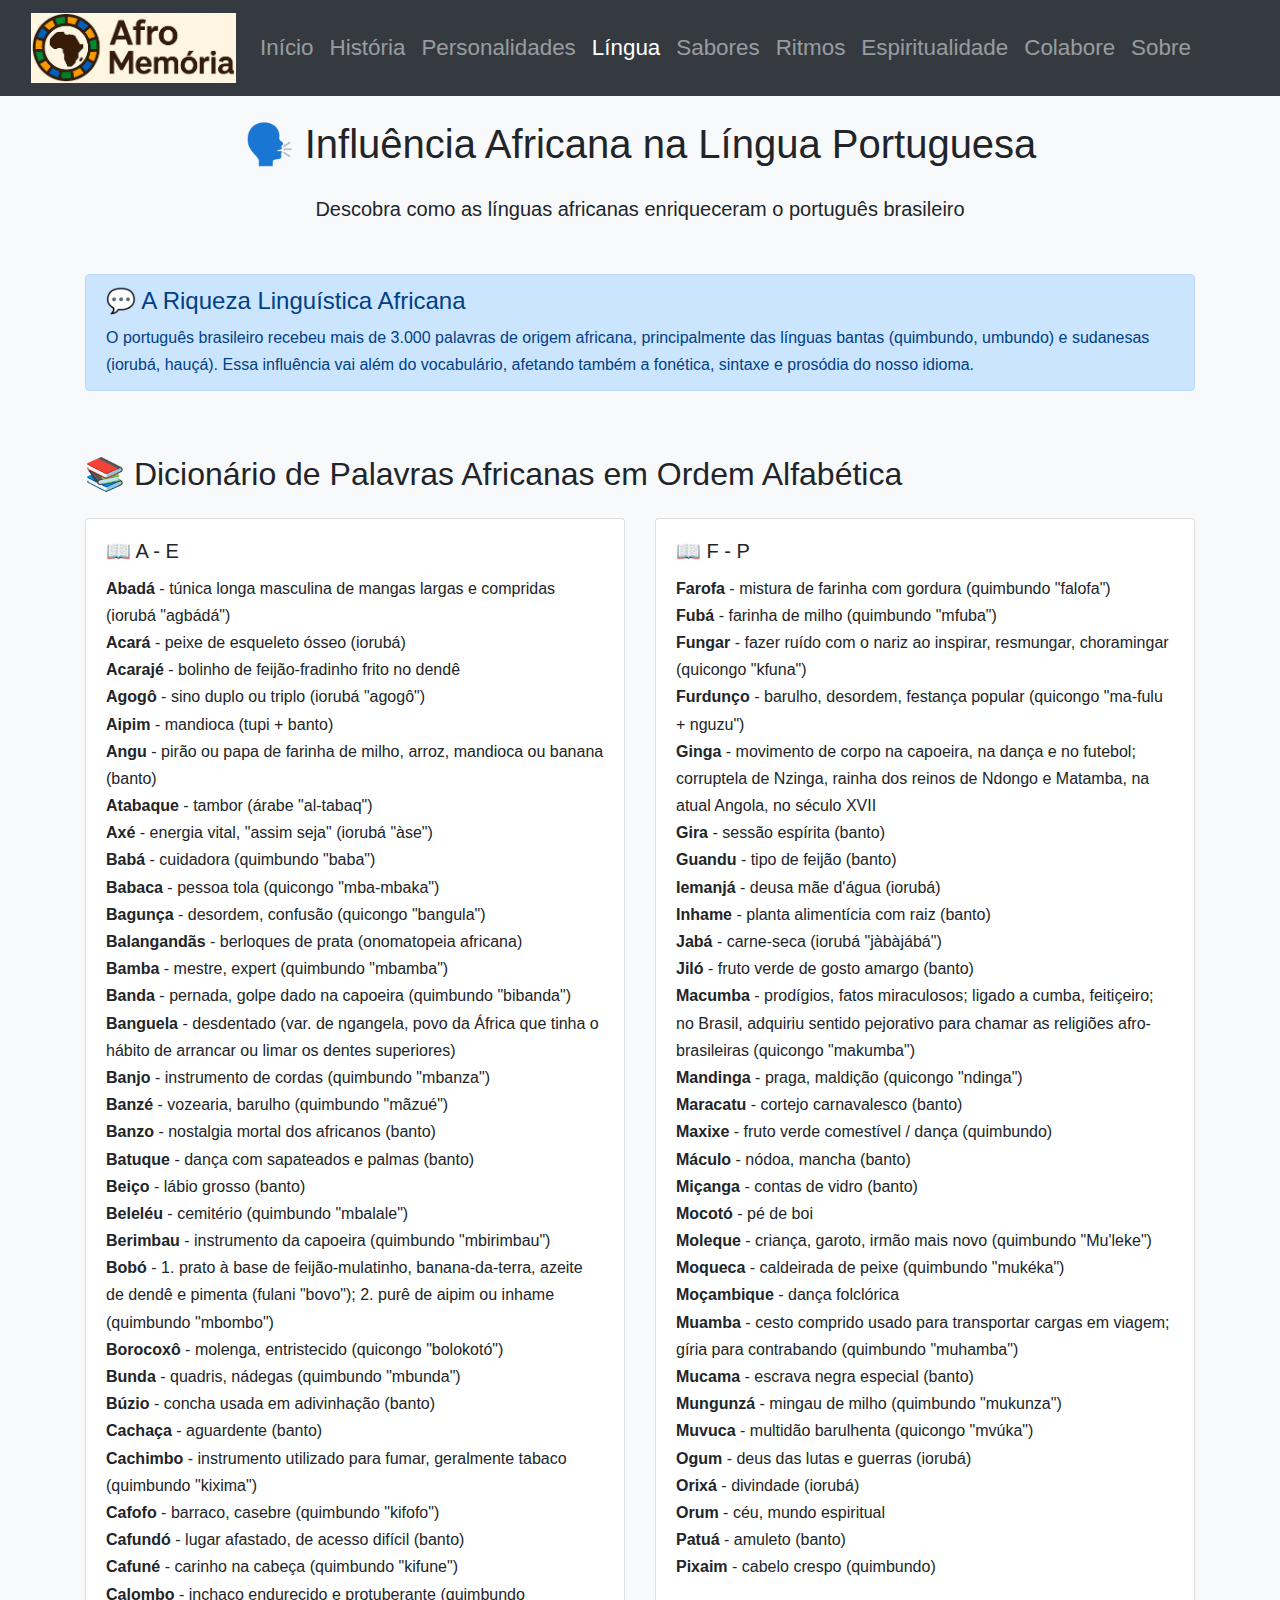
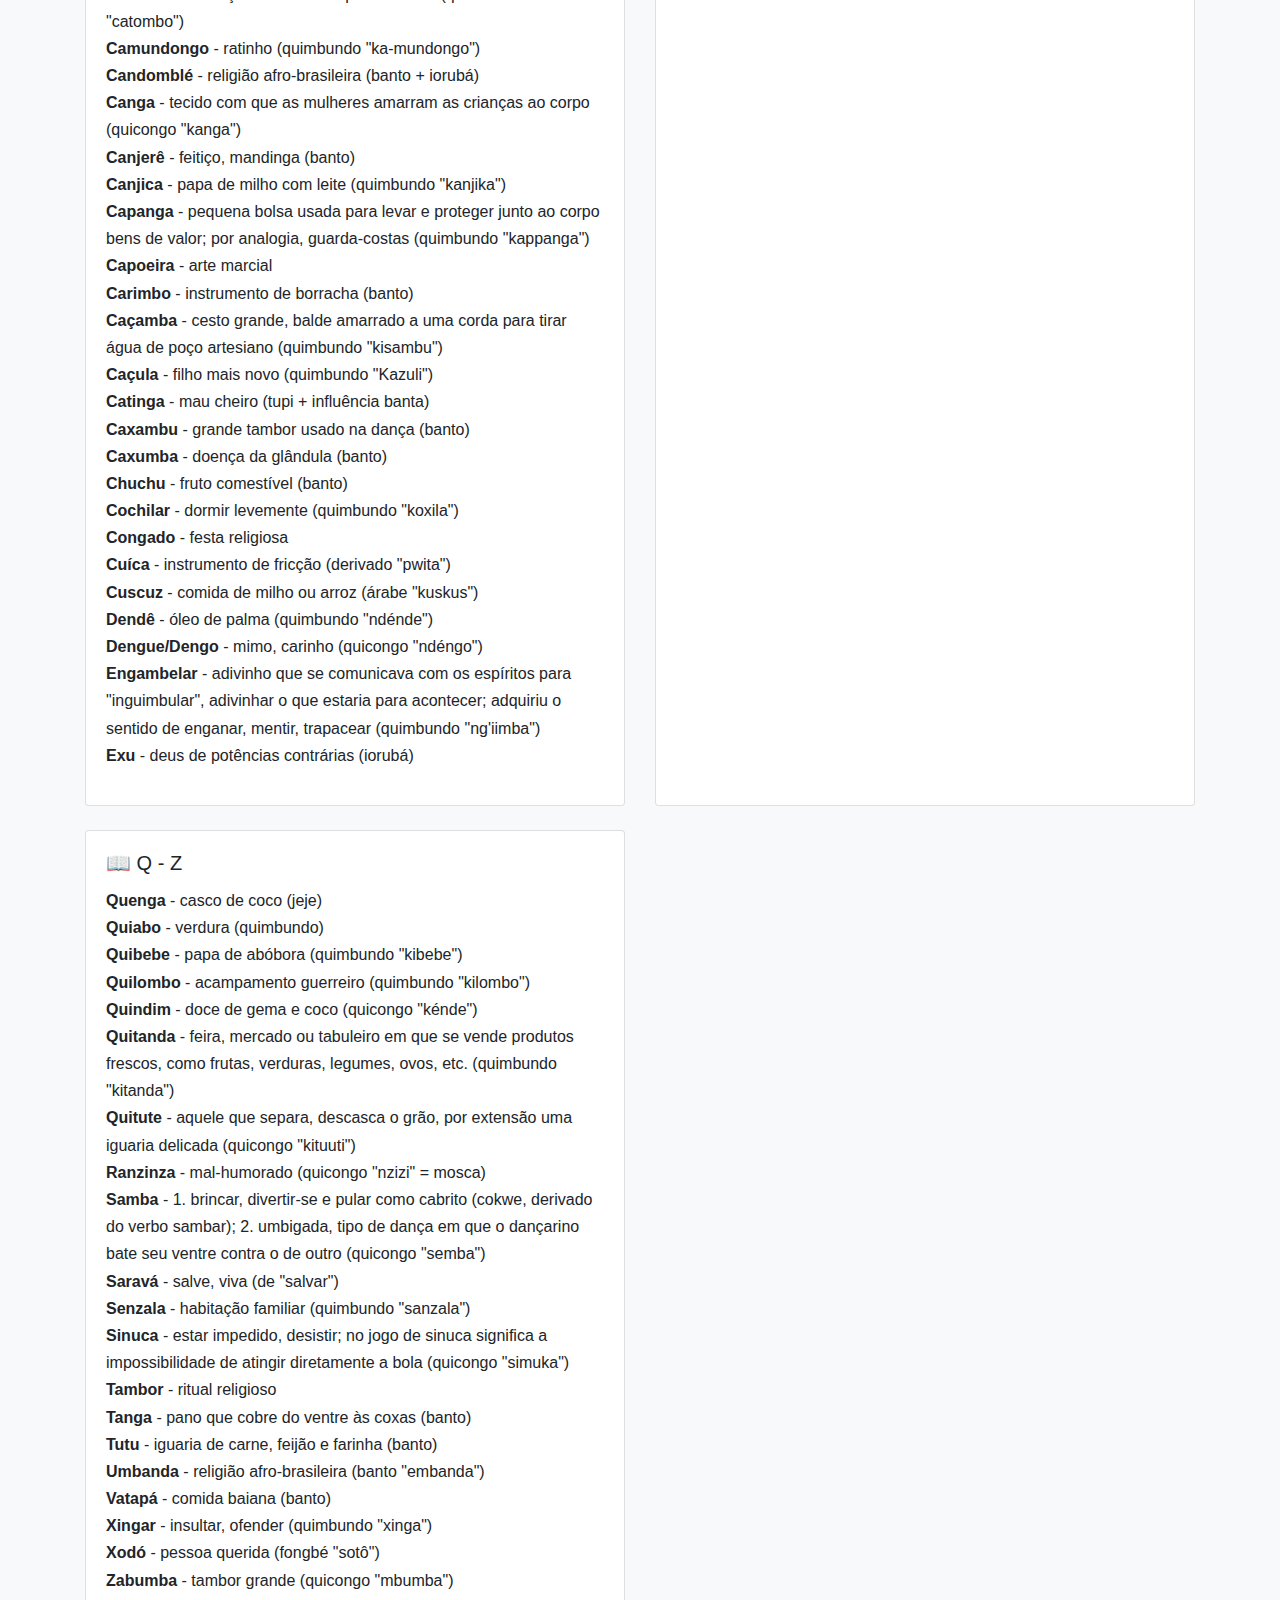
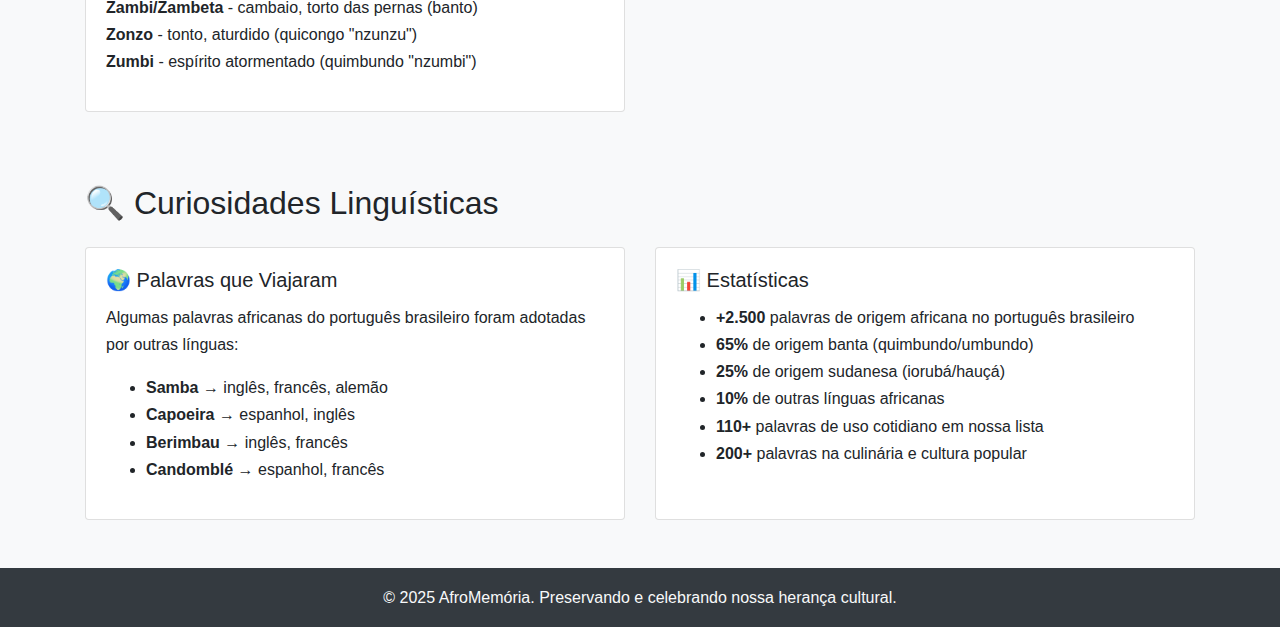
<file: lingua.html>
<!DOCTYPE html>
<html lang="pt-br">

<head>
    <meta charset="UTF-8" />
    <meta name="viewport" content="width=device-width, initial-scale=1.0" />
    <meta name="description" content="Língua - AfroMemória | Influência africana na língua portuguesa brasileira" />
    <meta name="keywords"
        content="língua africana, português brasileiro, palavras africanas, linguística, etimologia" />
    <meta name="author" content="AfroMemória" />

    <!-- Favicons modernos -->
    <link rel="icon" type="image/x-icon" href="img/favicon.ico" />
    <link rel="icon" type="image/png" sizes="16x16" href="img/favicon-16x16.png" />
    <link rel="icon" type="image/png" sizes="32x32" href="img/favicon-32x32.png" />
    <link rel="apple-touch-icon" sizes="180x180" href="img/apple-touch-icon.png" />

    <title>Língua - AfroMemória | Influência Africana no Português</title>
    <link rel="stylesheet" href="bootstrap/css/bootstrap.min.css" />
    <link rel="stylesheet" href="css/style.css" />
</head>

<body>
    <!-- NAVBAR -->
    <nav class="navbar navbar-expand-lg navbar-dark bg-dark">
        <div class="container-fluid">
            <a class="navbar-brand" href="index.html">
                <img src="img/logo.png" alt="AfroMemória" height="50" class="d-inline-block align-top">
            </a>

            <button class="navbar-toggler" type="button" data-toggle="collapse" data-target="#menu" aria-controls="menu"
                aria-expanded="false" aria-label="Alterna navegação">
                <span class="navbar-toggler-icon"></span>
            </button>

            <div class="collapse navbar-collapse" id="menu">
                <ul class="navbar-nav mr-auto">
                    <li class="nav-item">
                        <a class="nav-link" href="index.html">Início</a>
                    </li>
                    <li class="nav-item">
                        <a class="nav-link" href="historia.html">História</a>
                    </li>
                    <li class="nav-item">
                        <a class="nav-link" href="personalidades.html">Personalidades</a>
                    </li>
                    <li class="nav-item active">
                        <a class="nav-link" href="lingua.html">Língua <span class="sr-only">(current)</span></a>
                    </li>
                    <li class="nav-item">
                        <a class="nav-link" href="sabores.html">Sabores</a>
                    </li>
                    <li class="nav-item">
                        <a class="nav-link" href="ritmos.html">Ritmos</a>
                    </li>
                    <li class="nav-item">
                        <a class="nav-link" href="espiritualidade.html">Espiritualidade</a>
                    </li>
                    <li class="nav-item">
                        <a class="nav-link" href="colabore.html">Colabore</a>
                    </li>
                    <li class="nav-item">
                        <a class="nav-link" href="sobre.html">Sobre</a>
                    </li>
                </ul>
            </div>
        </div>
    </nav>
    <!-- FIM DA NAVBAR -->

    <div class="container-fluid">


        <!-- CONTEÚDO PRINCIPAL -->
        <main class="row area">
            <div class="col-12 bg-light p-4">
                <div class="container">
                    <h1 class="mb-4 text-center">🗣️ Influência Africana na Língua Portuguesa</h1>
                    <p class="lead text-center mb-5">Descobra como as línguas africanas enriqueceram o português
                        brasileiro</p>

                    <!-- Seção Introdução -->
                    <div class="row mb-5">
                        <div class="col-12">
                            <div class="alert alert-primary">
                                <h4>💬 A Riqueza Linguística Africana</h4>
                                <p class="mb-0">O português brasileiro recebeu mais de 3.000 palavras de origem
                                    africana, principalmente das línguas bantas (quimbundo, umbundo) e sudanesas
                                    (iorubá, hauçá). Essa influência vai além do vocabulário, afetando também a
                                    fonética, sintaxe e prosódia do nosso idioma.</p>
                            </div>
                        </div>
                    </div>

                    <!-- Seção Dicionário Alfabético -->
                    <div class="row mb-5">
                        <div class="col-12">
                            <h2 class="mb-4">📚 Dicionário de Palavras Africanas em Ordem Alfabética</h2>
                            <div class="row">
                                <div class="col-md-6 mb-4">
                                    <div class="card h-100">
                                        <div class="card-body">
                                            <h5 class="card-title">📖 A - E</h5>
                                            <ul class="list-unstyled">
                                                <li><strong>Abadá</strong> - túnica longa masculina de mangas largas e
                                                    compridas (iorubá "agbádá")</li>
                                                <li><strong>Acará</strong> - peixe de esqueleto ósseo (iorubá)</li>
                                                <li><strong>Acarajé</strong> - bolinho de feijão-fradinho frito no dendê
                                                </li>
                                                <li><strong>Agogô</strong> - sino duplo ou triplo (iorubá "agogô")</li>
                                                <li><strong>Aipim</strong> - mandioca (tupi + banto)</li>
                                                <li><strong>Angu</strong> - pirão ou papa de farinha de milho, arroz,
                                                    mandioca ou banana (banto)</li>
                                                <li><strong>Atabaque</strong> - tambor (árabe "al-tabaq")</li>
                                                <li><strong>Axé</strong> - energia vital, "assim seja" (iorubá "àse")
                                                </li>
                                                <li><strong>Babá</strong> - cuidadora (quimbundo "baba")</li>
                                                <li><strong>Babaca</strong> - pessoa tola (quicongo "mba-mbaka")</li>
                                                <li><strong>Bagunça</strong> - desordem, confusão (quicongo "bangula")
                                                </li>
                                                <li><strong>Balangandãs</strong> - berloques de prata (onomatopeia
                                                    africana)</li>
                                                <li><strong>Bamba</strong> - mestre, expert (quimbundo "mbamba")</li>
                                                <li><strong>Banda</strong> - pernada, golpe dado na capoeira (quimbundo
                                                    "bibanda")</li>
                                                <li><strong>Banguela</strong> - desdentado (var. de ngangela, povo da
                                                    África que tinha o hábito de arrancar ou limar os dentes superiores)
                                                </li>
                                                <li><strong>Banjo</strong> - instrumento de cordas (quimbundo "mbanza")
                                                </li>
                                                <li><strong>Banzé</strong> - vozearia, barulho (quimbundo "mãzué")</li>
                                                <li><strong>Banzo</strong> - nostalgia mortal dos africanos (banto)</li>
                                                <li><strong>Batuque</strong> - dança com sapateados e palmas (banto)
                                                </li>
                                                <li><strong>Beiço</strong> - lábio grosso (banto)</li>
                                                <li><strong>Beleléu</strong> - cemitério (quimbundo "mbalale")</li>
                                                <li><strong>Berimbau</strong> - instrumento da capoeira (quimbundo
                                                    "mbirimbau")</li>
                                                <li><strong>Bobó</strong> - 1. prato à base de feijão-mulatinho,
                                                    banana-da-terra, azeite de dendê e pimenta (fulani "bovo"); 2. purê
                                                    de aipim ou inhame (quimbundo "mbombo")</li>
                                                <li><strong>Borocoxô</strong> - molenga, entristecido (quicongo
                                                    "bolokotó")</li>
                                                <li><strong>Bunda</strong> - quadris, nádegas (quimbundo "mbunda")</li>
                                                <li><strong>Búzio</strong> - concha usada em adivinhação (banto)</li>
                                                <li><strong>Cachaça</strong> - aguardente (banto)</li>
                                                <li><strong>Cachimbo</strong> - instrumento utilizado para fumar,
                                                    geralmente tabaco (quimbundo "kixima")</li>
                                                <li><strong>Cafofo</strong> - barraco, casebre (quimbundo "kifofo")</li>
                                                <li><strong>Cafundó</strong> - lugar afastado, de acesso difícil (banto)
                                                </li>
                                                <li><strong>Cafuné</strong> - carinho na cabeça (quimbundo "kifune")
                                                </li>
                                                <li><strong>Calombo</strong> - inchaço endurecido e protuberante
                                                    (quimbundo "catombo")</li>
                                                <li><strong>Camundongo</strong> - ratinho (quimbundo "ka-mundongo")</li>
                                                <li><strong>Candomblé</strong> - religião afro-brasileira (banto +
                                                    iorubá)</li>
                                                <li><strong>Canga</strong> - tecido com que as mulheres amarram as
                                                    crianças ao corpo (quicongo "kanga")</li>
                                                <li><strong>Canjerê</strong> - feitiço, mandinga (banto)</li>
                                                <li><strong>Canjica</strong> - papa de milho com leite (quimbundo
                                                    "kanjika")</li>
                                                <li><strong>Capanga</strong> - pequena bolsa usada para levar e proteger
                                                    junto ao corpo bens de valor; por analogia, guarda-costas (quimbundo
                                                    "kappanga")</li>
                                                <li><strong>Capoeira</strong> - arte marcial</li>
                                                <li><strong>Carimbo</strong> - instrumento de borracha (banto)</li>
                                                <li><strong>Caçamba</strong> - cesto grande, balde amarrado a uma corda
                                                    para tirar água de poço artesiano (quimbundo "kisambu")</li>
                                                <li><strong>Caçula</strong> - filho mais novo (quimbundo "Kazuli")</li>
                                                <li><strong>Catinga</strong> - mau cheiro (tupi + influência banta)</li>
                                                <li><strong>Caxambu</strong> - grande tambor usado na dança (banto)</li>
                                                <li><strong>Caxumba</strong> - doença da glândula (banto)</li>
                                                <li><strong>Chuchu</strong> - fruto comestível (banto)</li>
                                                <li><strong>Cochilar</strong> - dormir levemente (quimbundo "koxila")
                                                </li>
                                                <li><strong>Congado</strong> - festa religiosa</li>
                                                <li><strong>Cuíca</strong> - instrumento de fricção (derivado "pwita")
                                                </li>
                                                <li><strong>Cuscuz</strong> - comida de milho ou arroz (árabe "kuskus")
                                                </li>
                                                <li><strong>Dendê</strong> - óleo de palma (quimbundo "ndénde")</li>
                                                <li><strong>Dengue/Dengo</strong> - mimo, carinho (quicongo "ndéngo")
                                                </li>
                                                <li><strong>Engambelar</strong> - adivinho que se comunicava com os
                                                    espíritos para "inguimbular", adivinhar o que estaria para
                                                    acontecer; adquiriu o sentido de enganar, mentir, trapacear
                                                    (quimbundo "ng'iimba")</li>
                                                <li><strong>Exu</strong> - deus de potências contrárias (iorubá)</li>
                                            </ul>
                                        </div>
                                    </div>
                                </div>
                                <div class="col-md-6 mb-4">
                                    <div class="card h-100">
                                        <div class="card-body">
                                            <h5 class="card-title">📖 F - P</h5>
                                            <ul class="list-unstyled">
                                                <li><strong>Farofa</strong> - mistura de farinha com gordura (quimbundo
                                                    "falofa")</li>
                                                <li><strong>Fubá</strong> - farinha de milho (quimbundo "mfuba")</li>
                                                <li><strong>Fungar</strong> - fazer ruído com o nariz ao inspirar,
                                                    resmungar, choramingar (quicongo "kfuna")</li>
                                                <li><strong>Furdunço</strong> - barulho, desordem, festança popular
                                                    (quicongo "ma-fulu + nguzu")</li>
                                                <li><strong>Ginga</strong> - movimento de corpo na capoeira, na dança e
                                                    no futebol; corruptela de Nzinga, rainha dos reinos de Ndongo e
                                                    Matamba, na atual Angola, no século XVII</li>
                                                <li><strong>Gira</strong> - sessão espírita (banto)</li>
                                                <li><strong>Guandu</strong> - tipo de feijão (banto)</li>
                                                <li><strong>Iemanjá</strong> - deusa mãe d'água (iorubá)</li>
                                                <li><strong>Inhame</strong> - planta alimentícia com raiz (banto)</li>
                                                <li><strong>Jabá</strong> - carne-seca (iorubá "jàbàjábá")</li>
                                                <li><strong>Jiló</strong> - fruto verde de gosto amargo (banto)</li>
                                                <li><strong>Macumba</strong> - prodígios, fatos miraculosos; ligado a
                                                    cumba, feitiçeiro; no Brasil, adquiriu sentido pejorativo para
                                                    chamar as religiões afro-brasileiras (quicongo "makumba")</li>
                                                <li><strong>Mandinga</strong> - praga, maldição (quicongo "ndinga")</li>
                                                <li><strong>Maracatu</strong> - cortejo carnavalesco (banto)</li>
                                                <li><strong>Maxixe</strong> - fruto verde comestível / dança (quimbundo)
                                                </li>
                                                <li><strong>Máculo</strong> - nódoa, mancha (banto)</li>
                                                <li><strong>Miçanga</strong> - contas de vidro (banto)</li>
                                                <li><strong>Mocotó</strong> - pé de boi</li>
                                                <li><strong>Moleque</strong> - criança, garoto, irmão mais novo
                                                    (quimbundo "Mu'leke")</li>
                                                <li><strong>Moqueca</strong> - caldeirada de peixe (quimbundo "mukéka")
                                                </li>
                                                <li><strong>Moçambique</strong> - dança folclórica</li>
                                                <li><strong>Muamba</strong> - cesto comprido usado para transportar
                                                    cargas em viagem; gíria para contrabando (quimbundo "muhamba")</li>
                                                <li><strong>Mucama</strong> - escrava negra especial (banto)</li>
                                                <li><strong>Mungunzá</strong> - mingau de milho (quimbundo "mukunza")
                                                </li>
                                                <li><strong>Muvuca</strong> - multidão barulhenta (quicongo "mvúka")
                                                </li>
                                                <li><strong>Ogum</strong> - deus das lutas e guerras (iorubá)</li>
                                                <li><strong>Orixá</strong> - divindade (iorubá)</li>
                                                <li><strong>Orum</strong> - céu, mundo espiritual</li>
                                                <li><strong>Patuá</strong> - amuleto (banto)</li>
                                                <li><strong>Pixaim</strong> - cabelo crespo (quimbundo)</li>
                                            </ul>
                                        </div>
                                    </div>
                                </div>
                                <div class="col-md-6 mb-4">
                                    <div class="card h-100">
                                        <div class="card-body">
                                            <h5 class="card-title">📖 Q - Z</h5>
                                            <ul class="list-unstyled">
                                                <li><strong>Quenga</strong> - casco de coco (jeje)</li>
                                                <li><strong>Quiabo</strong> - verdura (quimbundo)</li>
                                                <li><strong>Quibebe</strong> - papa de abóbora (quimbundo "kibebe")</li>
                                                <li><strong>Quilombo</strong> - acampamento guerreiro (quimbundo
                                                    "kilombo")</li>
                                                <li><strong>Quindim</strong> - doce de gema e coco (quicongo "kénde")
                                                </li>
                                                <li><strong>Quitanda</strong> - feira, mercado ou tabuleiro em que se
                                                    vende produtos frescos, como frutas, verduras, legumes, ovos, etc.
                                                    (quimbundo "kitanda")</li>
                                                <li><strong>Quitute</strong> - aquele que separa, descasca o grão, por
                                                    extensão uma iguaria delicada (quicongo "kituuti")</li>
                                                <li><strong>Ranzinza</strong> - mal-humorado (quicongo "nzizi" = mosca)
                                                </li>
                                                <li><strong>Samba</strong> - 1. brincar, divertir-se e pular como
                                                    cabrito (cokwe, derivado do verbo sambar); 2. umbigada, tipo de
                                                    dança em que o dançarino bate seu ventre contra o de outro (quicongo
                                                    "semba")</li>
                                                <li><strong>Saravá</strong> - salve, viva (de "salvar")</li>
                                                <li><strong>Senzala</strong> - habitação familiar (quimbundo "sanzala")
                                                </li>
                                                <li><strong>Sinuca</strong> - estar impedido, desistir; no jogo de
                                                    sinuca significa a impossibilidade de atingir diretamente a bola
                                                    (quicongo "simuka")</li>
                                                <li><strong>Tambor</strong> - ritual religioso</li>
                                                <li><strong>Tanga</strong> - pano que cobre do ventre às coxas (banto)
                                                </li>
                                                <li><strong>Tutu</strong> - iguaria de carne, feijão e farinha (banto)
                                                </li>
                                                <li><strong>Umbanda</strong> - religião afro-brasileira (banto
                                                    "embanda")</li>
                                                <li><strong>Vatapá</strong> - comida baiana (banto)</li>
                                                <li><strong>Xingar</strong> - insultar, ofender (quimbundo "xinga")</li>
                                                <li><strong>Xodó</strong> - pessoa querida (fongbé "sotô")</li>
                                                <li><strong>Zabumba</strong> - tambor grande (quicongo "mbumba")</li>
                                                <li><strong>Zambi/Zambeta</strong> - cambaio, torto das pernas (banto)
                                                </li>
                                                <li><strong>Zonzo</strong> - tonto, aturdido (quicongo "nzunzu")</li>
                                                <li><strong>Zumbi</strong> - espírito atormentado (quimbundo "nzumbi")
                                                </li>
                                            </ul>
                                        </div>
                                    </div>
                                </div>
                            </div>
                        </div>
                    </div>

                    <!-- Seção Curiosidades -->
                    <div class="row">
                        <div class="col-12">
                            <h2 class="mb-4">🔍 Curiosidades Linguísticas</h2>
                            <div class="row">
                                <div class="col-md-6 mb-4">
                                    <div class="card h-100">
                                        <div class="card-body">
                                            <h5 class="card-title">🌍 Palavras que Viajaram</h5>
                                            <p class="card-text">Algumas palavras africanas do português brasileiro
                                                foram adotadas por outras línguas:</p>
                                            <ul>
                                                <li><strong>Samba</strong> → inglês, francês, alemão</li>
                                                <li><strong>Capoeira</strong> → espanhol, inglês</li>
                                                <li><strong>Berimbau</strong> → inglês, francês</li>
                                                <li><strong>Candomblé</strong> → espanhol, francês</li>
                                            </ul>
                                        </div>
                                    </div>
                                </div>
                                <div class="col-md-6 mb-4">
                                    <div class="card h-100">
                                        <div class="card-body">
                                            <h5 class="card-title">📊 Estatísticas</h5>
                                            <ul>
                                                <li><strong>+2.500</strong> palavras de origem africana no português
                                                    brasileiro</li>
                                                <li><strong>65%</strong> de origem banta (quimbundo/umbundo)</li>
                                                <li><strong>25%</strong> de origem sudanesa (iorubá/hauçá)</li>
                                                <li><strong>10%</strong> de outras línguas africanas</li>
                                                <li><strong>110+</strong> palavras de uso cotidiano em nossa lista</li>
                                                <li><strong>200+</strong> palavras na culinária e cultura popular</li>
                                            </ul>
                                        </div>
                                    </div>
                                </div>
                            </div>
                        </div>
                    </div>
                </div>
            </div>
        </main>


        <!-- RODAPÉ -->
        <footer class="row">
            <div class="col-12 bg-dark text-light text-center py-3">
                <p class="mb-0">&copy; 2025 AfroMemória. Preservando e celebrando nossa herança cultural.</p>
            </div>
        </footer>
    </div>

    <!-- SCRIPTS -->
    <script src="javascript/jquery-3.7.1.min.js"></script>
    <script src="bootstrap/js/bootstrap.min.js"></script>
    <script src="javascript/script.js"></script>
</body>

</html>
</file>
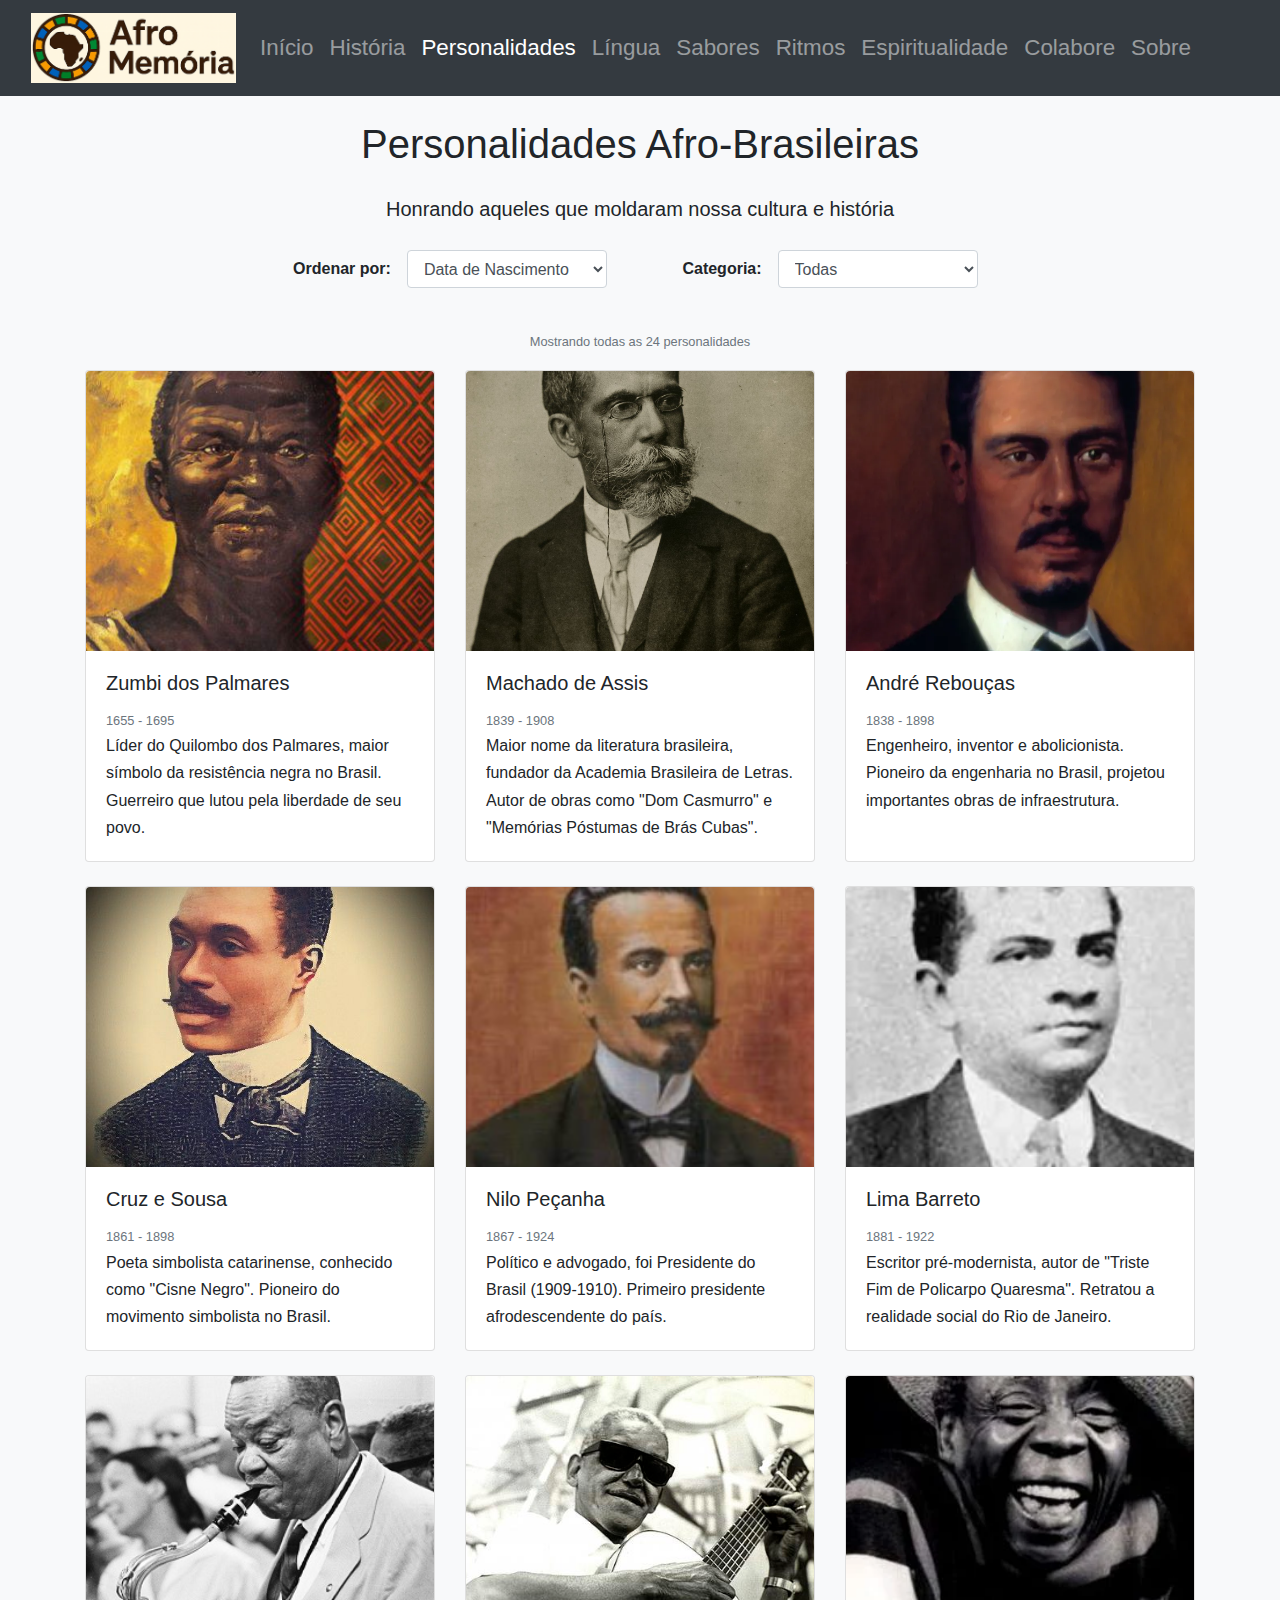
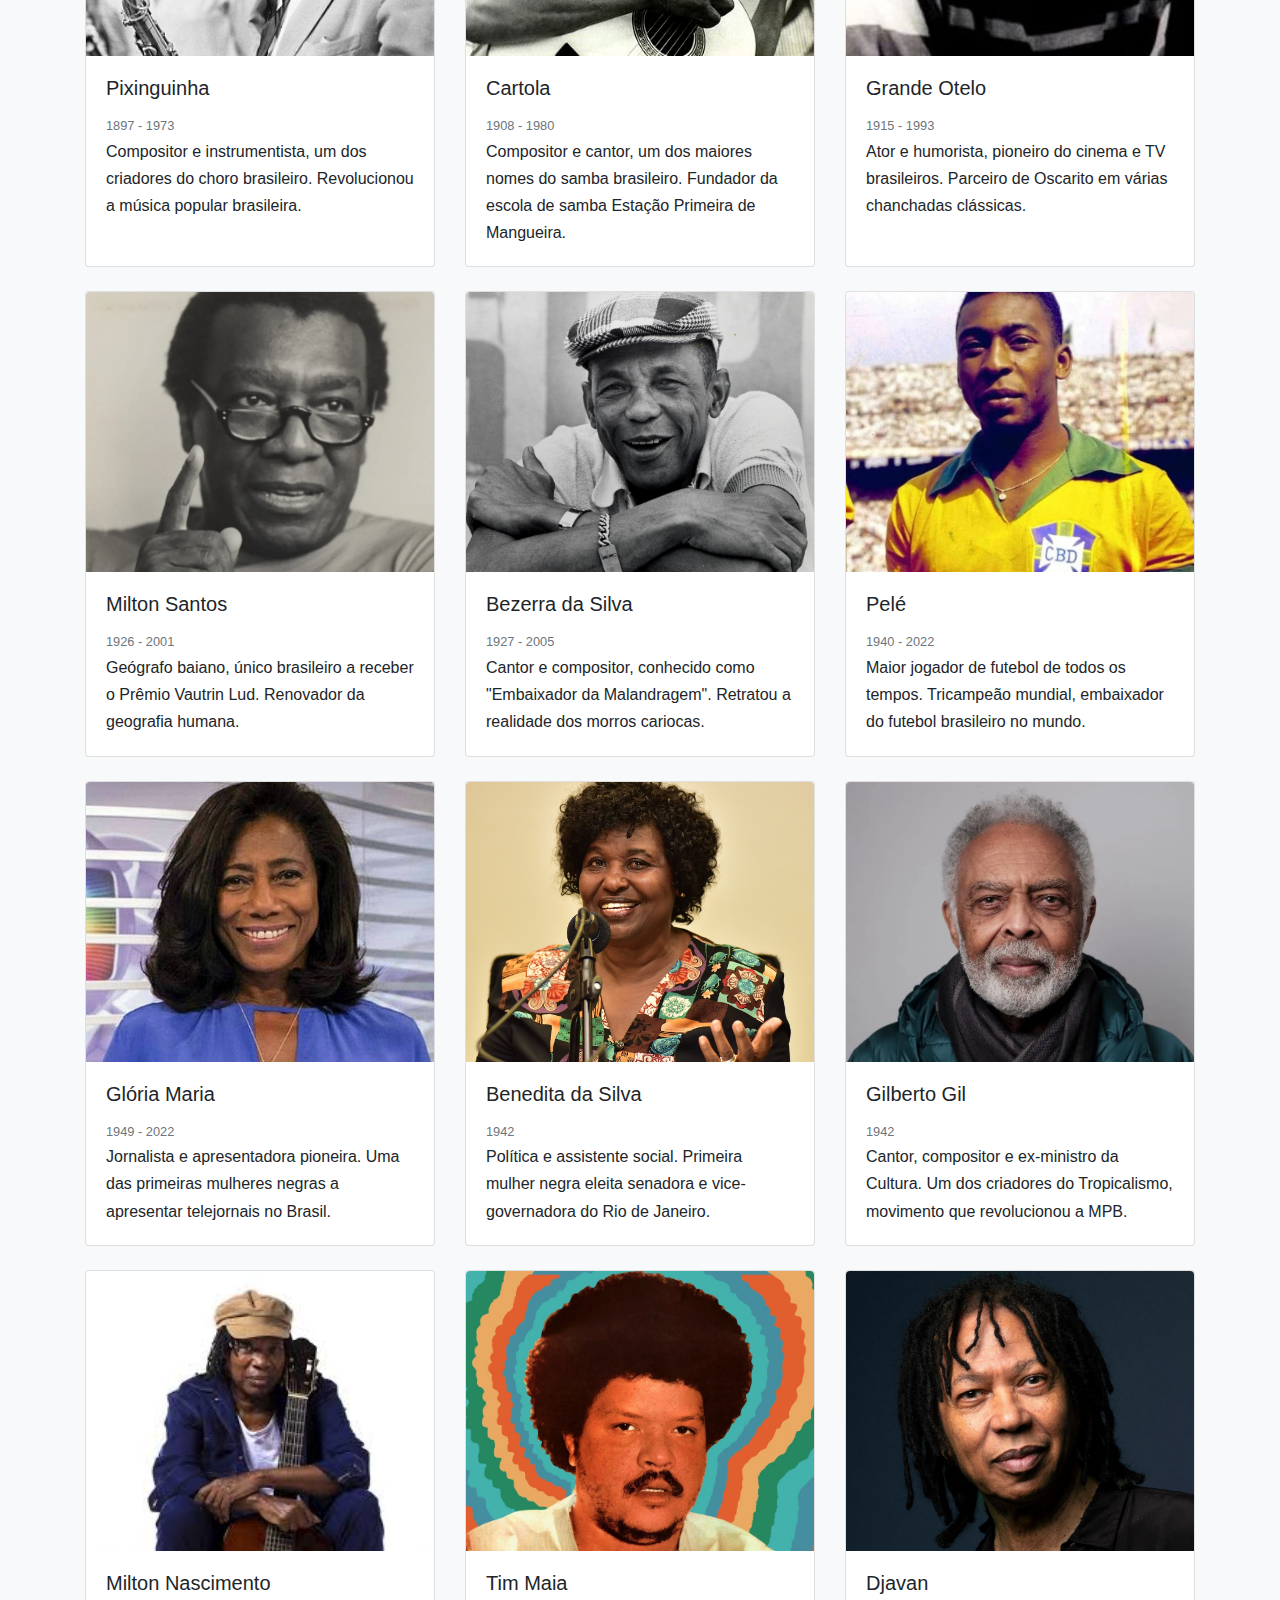
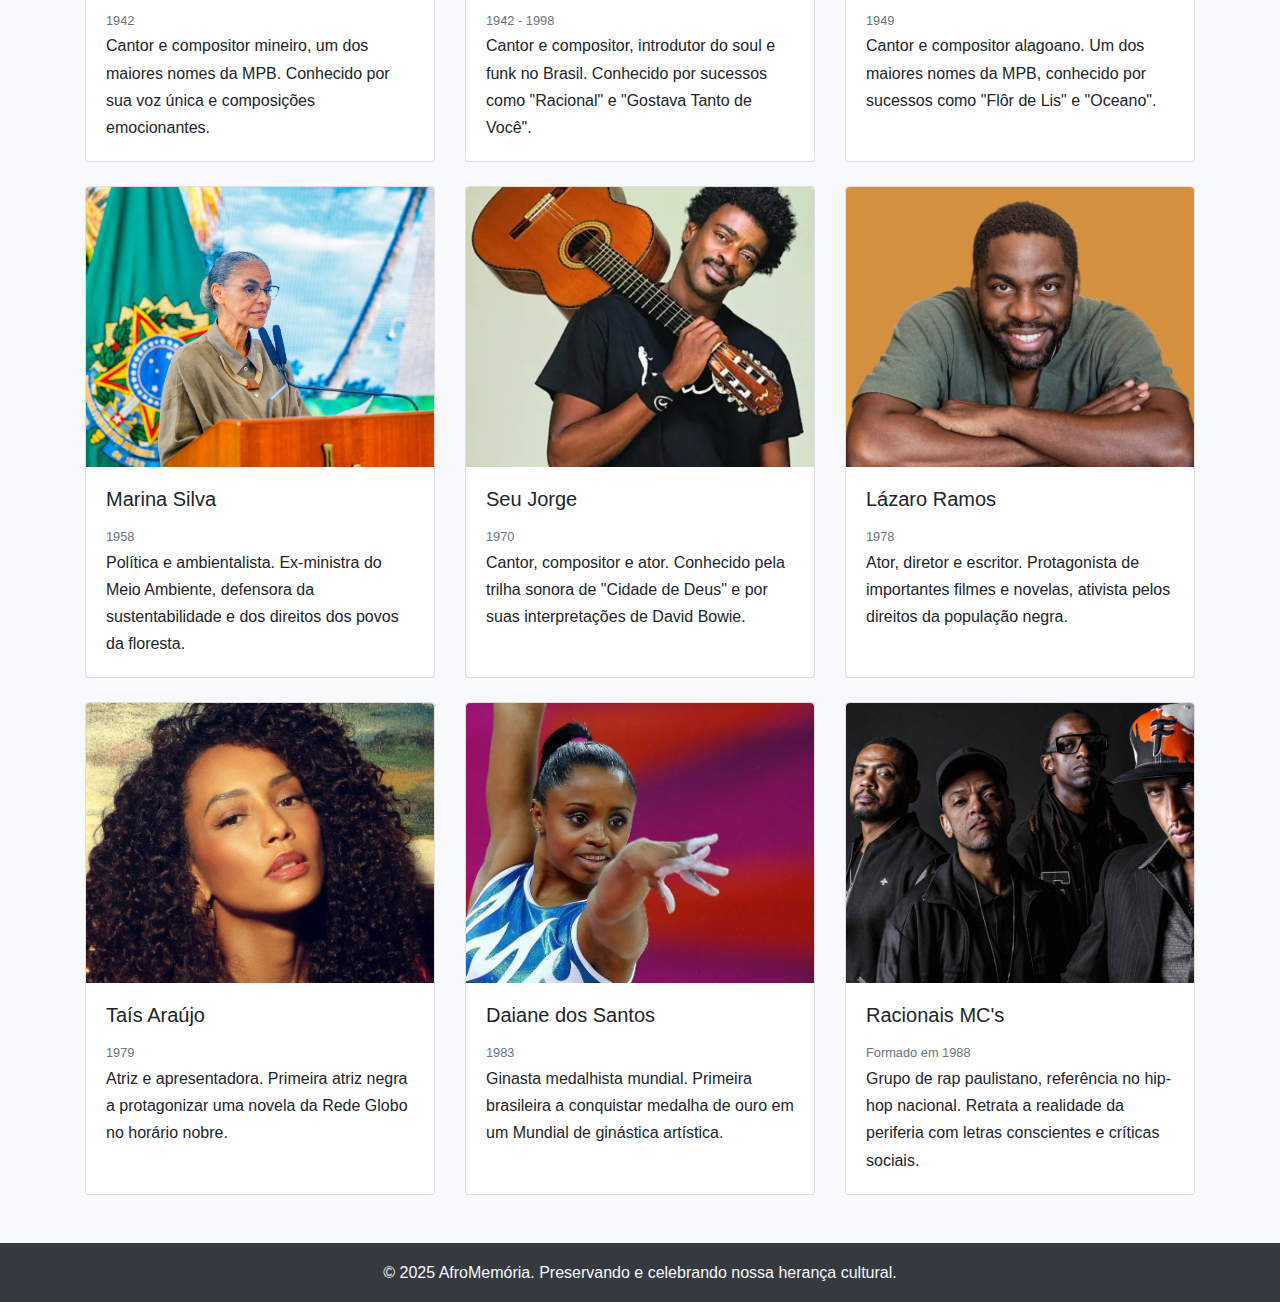
<file: personalidades.html>
<!DOCTYPE html>
<html lang="pt-br">

<head>
    <meta charset="UTF-8" />
    <meta name="viewport" content="width=device-width, initial-scale=1.0" />
    <meta name="description" content="Personalidades - AfroMemória | Grandes nomes da cultura afro-brasileira" />
    <meta name="keywords" content="personalidades afro-brasileiras, líderes, artistas, intelectuais, ativistas" />
    <meta name="author" content="AfroMemória" />
    <meta name="robots" content="index, follow" />
    <meta property="og:title" content="Personalidades - AfroMemória | Grandes Nomes" />
    <meta property="og:description"
        content="Conheça grandes personalidades da cultura afro-brasileira que marcaram nossa história." />
    <meta property="og:type" content="website" />

    <!-- Favicons modernos -->
    <link rel="icon" type="image/x-icon" href="img/favicon.ico" />
    <link rel="icon" type="image/png" sizes="16x16" href="img/favicon-16x16.png" />
    <link rel="icon" type="image/png" sizes="32x32" href="img/favicon-32x32.png" />
    <link rel="apple-touch-icon" sizes="180x180" href="img/apple-touch-icon.png" />

    <title>Personalidades - AfroMemória | Grandes Nomes</title>
    <link rel="stylesheet" href="bootstrap/css/bootstrap.min.css" />
    <link rel="stylesheet" href="css/style.css" />
</head>

<body>
    <!-- NAVBAR -->
    <nav class="navbar navbar-expand-lg navbar-dark bg-dark">
        <div class="container-fluid">
            <a class="navbar-brand" href="index.html">
                <img src="img/logo.png" alt="AfroMemória" height="50" class="d-inline-block align-top">
            </a>

            <button class="navbar-toggler" type="button" data-toggle="collapse" data-target="#menu" aria-controls="menu"
                aria-expanded="false" aria-label="Alterna navegação">
                <span class="navbar-toggler-icon"></span>
            </button>

            <div class="collapse navbar-collapse" id="menu">
                <ul class="navbar-nav mr-auto">
                    <li class="nav-item">
                        <a class="nav-link" href="index.html">Início</a>
                    </li>
                    <li class="nav-item">
                        <a class="nav-link" href="historia.html">História</a>
                    </li>
                    <li class="nav-item active">
                        <a class="nav-link" href="personalidades.html">Personalidades <span
                                class="sr-only">(current)</span></a>
                    </li>
                    <li class="nav-item">
                        <a class="nav-link" href="lingua.html">Língua</a>
                    </li>
                    <li class="nav-item">
                        <a class="nav-link" href="sabores.html">Sabores</a>
                    </li>
                    <li class="nav-item">
                        <a class="nav-link" href="ritmos.html">Ritmos</a>
                    </li>
                    <li class="nav-item">
                        <a class="nav-link" href="espiritualidade.html">Espiritualidade</a>
                    </li>
                    <li class="nav-item">
                        <a class="nav-link" href="colabore.html">Colabore</a>
                    </li>
                    <li class="nav-item">
                        <a class="nav-link" href="sobre.html">Sobre</a>
                    </li>
                </ul>
            </div>
        </div>
    </nav>
    <!-- FIM DA NAVBAR -->

    <div class="container-fluid">


        <!-- CONTEÚDO PRINCIPAL -->
        <main class="row area">
            <div class="col-12 bg-light p-4">
                <div class="container">
                    <h1 class="mb-4 text-center">Personalidades Afro-Brasileiras</h1>
                    <p class="lead text-center mb-4">Honrando aqueles que moldaram nossa cultura e história</p>

                    <!-- Controle de Ordenação e Filtro -->
                    <div class="row justify-content-center mb-4">
                        <div class="col-md-10 col-lg-8">
                            <div class="row">
                                <div class="col-md-6 mb-3 mb-md-0">
                                    <div class="form-group d-flex align-items-center justify-content-center">
                                        <label for="sortSelect" class="font-weight-bold mb-0 mr-3">Ordenar por:</label>
                                        <select id="sortSelect" class="form-control category-filter">
                                            <option value="birth">Data de Nascimento</option>
                                            <option value="alphabetical">Ordem Alfabética</option>
                                        </select>
                                    </div>
                                </div>
                                <div class="col-md-6">
                                    <div class="form-group d-flex align-items-center justify-content-center">
                                        <label for="categoryFilter"
                                            class="font-weight-bold mb-0 mr-3">Categoria:</label>
                                        <select id="categoryFilter" class="form-control category-filter">
                                            <option value="all">Todas</option>
                                            <option value="escritor">Escritores</option>
                                            <option value="musico">Músicos</option>
                                            <option value="politico">Políticos</option>
                                            <option value="esportista">Esportistas</option>
                                            <option value="ator">Atores</option>
                                            <option value="jornalista">Jornalistas</option>
                                            <option value="ativista">Ativistas</option>
                                            <option value="academico">Acadêmicos</option>
                                        </select>
                                    </div>
                                </div>
                            </div>
                        </div>
                    </div>

                    <div id="personalitiesContainer" class="row">
                        <div class="col-md-4 mb-4">
                            <div class="card h-100">
                                <img src="img/personalidades/zumbi.jpeg" class="card-img-top category-image"
                                    alt="Zumbi dos Palmares">
                                <div class="card-body">
                                    <h5 class="card-title">Zumbi dos Palmares</h5>
                                    <small class="text-muted">1655 - 1695</small>
                                    <p class="card-text">Líder do Quilombo dos Palmares, maior símbolo da resistência
                                        negra no Brasil. Guerreiro que lutou pela liberdade de seu povo.</p>
                                </div>
                            </div>
                        </div>
                        <div class="col-md-4 mb-4">
                            <div class="card h-100">
                                <img src="img/personalidades/machado_assis.jpg" alt="Machado de Assis"
                                    class="card-img-top category-image">
                                <div class="card-body">
                                    <h5 class="card-title">Machado de Assis</h5>
                                    <small class="text-muted">1839 - 1908</small>
                                    <p class="card-text">Maior nome da literatura brasileira, fundador da Academia
                                        Brasileira de Letras. Autor de obras como "Dom Casmurro" e "Memórias Póstumas de
                                        Brás Cubas".</p>
                                </div>
                            </div>
                        </div>
                        <div class="col-md-4 mb-4">
                            <div class="card h-100">
                                <img src="img/personalidades/andre_reboucas.png" class="card-img-top category-image"
                                    alt="André Rebouças">
                                <div class="card-body">
                                    <h5 class="card-title">André Rebouças</h5>
                                    <small class="text-muted">1838 - 1898</small>
                                    <p class="card-text">Engenheiro, inventor e abolicionista. Pioneiro da engenharia no
                                        Brasil, projetou importantes obras de infraestrutura.</p>
                                </div>
                            </div>
                        </div>
                        <div class="col-md-4 mb-4">
                            <div class="card h-100">
                                <img src="img/personalidades/cruz_sousa.jpg" class="card-img-top category-image"
                                    alt="Cruz e Sousa">
                                <div class="card-body">
                                    <h5 class="card-title">Cruz e Sousa</h5>
                                    <small class="text-muted">1861 - 1898</small>
                                    <p class="card-text">Poeta simbolista catarinense, conhecido como "Cisne Negro".
                                        Pioneiro do movimento simbolista no Brasil.</p>
                                </div>
                            </div>
                        </div>
                        <div class="col-md-4 mb-4">
                            <div class="card h-100">
                                <img src="img/personalidades/nilo_pecanha.png" class="card-img-top category-image"
                                    alt="Nilo Peçanha">
                                <div class="card-body">
                                    <h5 class="card-title">Nilo Peçanha</h5>
                                    <small class="text-muted">1867 - 1924</small>
                                    <p class="card-text">Político e advogado, foi Presidente do Brasil (1909-1910).
                                        Primeiro presidente afrodescendente do país.</p>
                                </div>
                            </div>
                        </div>
                        <div class="col-md-4 mb-4">
                            <div class="card h-100">
                                <img src="img/personalidades/lima_barreto.png" class="card-img-top category-image"
                                    alt="Lima Barreto">
                                <div class="card-body">
                                    <h5 class="card-title">Lima Barreto</h5>
                                    <small class="text-muted">1881 - 1922</small>
                                    <p class="card-text">Escritor pré-modernista, autor de "Triste Fim de Policarpo
                                        Quaresma". Retratou a realidade social do Rio de Janeiro.</p>
                                </div>
                            </div>
                        </div>
                        <div class="col-md-4 mb-4">
                            <div class="card h-100">
                                <img src="img/personalidades/pixinguinha.jpg" class="card-img-top category-image"
                                    alt="Pixinguinha">
                                <div class="card-body">
                                    <h5 class="card-title">Pixinguinha</h5>
                                    <small class="text-muted">1897 - 1973</small>
                                    <p class="card-text">Compositor e instrumentista, um dos criadores do choro
                                        brasileiro. Revolucionou a música popular brasileira.</p>
                                </div>
                            </div>
                        </div>
                        <div class="col-md-4 mb-4">
                            <div class="card h-100">
                                <img src="img/personalidades/cartola.jpeg" class="card-img-top category-image"
                                    alt="Cartola">
                                <div class="card-body">
                                    <h5 class="card-title">Cartola</h5>
                                    <small class="text-muted">1908 - 1980</small>
                                    <p class="card-text">Compositor e cantor, um dos maiores nomes do samba brasileiro.
                                        Fundador da escola de samba Estação Primeira de Mangueira.</p>
                                </div>
                            </div>
                        </div>
                        <div class="col-md-4 mb-4">
                            <div class="card h-100">
                                <img src="img/personalidades/otelo.png" class="card-img-top category-image"
                                    alt="Grande Otelo">
                                <div class="card-body">
                                    <h5 class="card-title">Grande Otelo</h5>
                                    <small class="text-muted">1915 - 1993</small>
                                    <p class="card-text">Ator e humorista, pioneiro do cinema e TV brasileiros. Parceiro
                                        de Oscarito em várias chanchadas clássicas.</p>
                                </div>
                            </div>
                        </div>
                        <div class="col-md-4 mb-4">
                            <div class="card h-100">
                                <img src="img/personalidades/milton_santos.png" class="card-img-top category-image"
                                    alt="Milton Santos">
                                <div class="card-body">
                                    <h5 class="card-title">Milton Santos</h5>
                                    <small class="text-muted">1926 - 2001</small>
                                    <p class="card-text">Geógrafo baiano, único brasileiro a receber o Prêmio Vautrin
                                        Lud. Renovador da geografia humana.</p>
                                </div>
                            </div>
                        </div>
                        <div class="col-md-4 mb-4">
                            <div class="card h-100">
                                <img src="img/personalidades/bezerra_silva.jpeg" class="card-img-top category-image"
                                    alt="Bezerra da Silva">
                                <div class="card-body">
                                    <h5 class="card-title">Bezerra da Silva</h5>
                                    <small class="text-muted">1927 - 2005</small>
                                    <p class="card-text">Cantor e compositor, conhecido como "Embaixador da
                                        Malandragem". Retratou a realidade dos morros cariocas.</p>
                                </div>
                            </div>
                        </div>
                        <div class="col-md-4 mb-4">
                            <div class="card h-100">
                                <img src="img/personalidades/pele.jpg" class="card-img-top category-image" alt="Pelé">
                                <div class="card-body">
                                    <h5 class="card-title">Pelé</h5>
                                    <small class="text-muted">1940 - 2022</small>
                                    <p class="card-text">Maior jogador de futebol de todos os tempos. Tricampeão
                                        mundial, embaixador do futebol brasileiro no mundo.</p>
                                </div>
                            </div>
                        </div>
                        <div class="col-md-4 mb-4">
                            <div class="card h-100">
                                <img src="img/personalidades/gloria_maria.jpg" class="card-img-top category-image"
                                    alt="Glória Maria">
                                <div class="card-body">
                                    <h5 class="card-title">Glória Maria</h5>
                                    <small class="text-muted">1949 - 2022</small>
                                    <p class="card-text">Jornalista e apresentadora pioneira. Uma das primeiras mulheres
                                        negras a apresentar telejornais no Brasil.</p>
                                </div>
                            </div>
                        </div>
                        <div class="col-md-4 mb-4">
                            <div class="card h-100">
                                <img src="img/personalidades/benedita_silva.jpg" class="card-img-top category-image"
                                    alt="Benedita da Silva">
                                <div class="card-body">
                                    <h5 class="card-title">Benedita da Silva</h5>
                                    <small class="text-muted">1942</small>
                                    <p class="card-text">Política e assistente social. Primeira mulher negra eleita
                                        senadora e vice-governadora do Rio de Janeiro.</p>
                                </div>
                            </div>
                        </div>
                        <div class="col-md-4 mb-4">
                            <div class="card h-100">
                                <img src="img/personalidades/gilbero_gil.jpg" class="card-img-top category-image"
                                    alt="Gilberto Gil">
                                <div class="card-body">
                                    <h5 class="card-title">Gilberto Gil</h5>
                                    <small class="text-muted">1942</small>
                                    <p class="card-text">Cantor, compositor e ex-ministro da Cultura. Um dos criadores
                                        do Tropicalismo, movimento que revolucionou a MPB.</p>
                                </div>
                            </div>
                        </div>
                        <div class="col-md-4 mb-4">
                            <div class="card h-100">
                                <img src="img/personalidades/milton_nascimento.jpeg" class="card-img-top category-image"
                                    alt="Milton Nascimento">
                                <div class="card-body">
                                    <h5 class="card-title">Milton Nascimento</h5>
                                    <small class="text-muted">1942</small>
                                    <p class="card-text">Cantor e compositor mineiro, um dos maiores nomes da MPB.
                                        Conhecido por sua voz única e composições emocionantes.</p>
                                </div>
                            </div>
                        </div>
                        <div class="col-md-4 mb-4">
                            <div class="card h-100">
                                <img src="img/personalidades/tim_maia.jpg" class="card-img-top category-image"
                                    alt="Tim Maia">
                                <div class="card-body">
                                    <h5 class="card-title">Tim Maia</h5>
                                    <small class="text-muted">1942 - 1998</small>
                                    <p class="card-text">Cantor e compositor, introdutor do soul e funk no Brasil.
                                        Conhecido por sucessos como "Racional" e "Gostava Tanto de Você".</p>
                                </div>
                            </div>
                        </div>
                        <div class="col-md-4 mb-4">
                            <div class="card h-100">
                                <img src="img/personalidades/djavan.jpg" class="card-img-top category-image"
                                    alt="Djavan">
                                <div class="card-body">
                                    <h5 class="card-title">Djavan</h5>
                                    <small class="text-muted">1949</small>
                                    <p class="card-text">Cantor e compositor alagoano. Um dos maiores nomes da MPB,
                                        conhecido por sucessos como "Flôr de Lis" e "Oceano".</p>
                                </div>
                            </div>
                        </div>
                        <div class="col-md-4 mb-4">
                            <div class="card h-100">
                                <img src="img/personalidades/marina_silva.jpg" class="card-img-top category-image"
                                    alt="Marina Silva">
                                <div class="card-body">
                                    <h5 class="card-title">Marina Silva</h5>
                                    <small class="text-muted">1958</small>
                                    <p class="card-text">Política e ambientalista. Ex-ministra do Meio Ambiente,
                                        defensora da sustentabilidade e dos direitos dos povos da floresta.</p>
                                </div>
                            </div>
                        </div>
                        <div class="col-md-4 mb-4">
                            <div class="card h-100">
                                <img src="img/personalidades/seu_jorge.png" class="card-img-top category-image"
                                    alt="Seu Jorge">
                                <div class="card-body">
                                    <h5 class="card-title">Seu Jorge</h5>
                                    <small class="text-muted">1970</small>
                                    <p class="card-text">Cantor, compositor e ator. Conhecido pela trilha sonora de
                                        "Cidade de Deus" e por suas interpretações de David Bowie.</p>
                                </div>
                            </div>
                        </div>
                        <div class="col-md-4 mb-4">
                            <div class="card h-100">
                                <img src="img/personalidades/lazaro_ramos.jpg" class="card-img-top category-image"
                                    alt="Lázaro Ramos">
                                <div class="card-body">
                                    <h5 class="card-title">Lázaro Ramos</h5>
                                    <small class="text-muted">1978</small>
                                    <p class="card-text">Ator, diretor e escritor. Protagonista de importantes filmes e
                                        novelas, ativista pelos direitos da população negra.</p>
                                </div>
                            </div>
                        </div>
                        <div class="col-md-4 mb-4">
                            <div class="card h-100">
                                <img src="img/personalidades/tais_araujo.jpg" class="card-img-top category-image"
                                    alt="Taís Araújo">
                                <div class="card-body">
                                    <h5 class="card-title">Taís Araújo</h5>
                                    <small class="text-muted">1979</small>
                                    <p class="card-text">Atriz e apresentadora. Primeira atriz negra a protagonizar uma
                                        novela da Rede Globo no horário nobre.</p>
                                </div>
                            </div>
                        </div>
                        <div class="col-md-4 mb-4">
                            <div class="card h-100">
                                <img src="img/personalidades/daiane_santos.jpg" class="card-img-top category-image"
                                    alt="Daiane dos Santos">
                                <div class="card-body">
                                    <h5 class="card-title">Daiane dos Santos</h5>
                                    <small class="text-muted">1983</small>
                                    <p class="card-text">Ginasta medalhista mundial. Primeira brasileira a conquistar
                                        medalha de ouro em um Mundial de ginástica artística.</p>
                                </div>
                            </div>
                        </div>
                        <div class="col-md-4 mb-4">
                            <div class="card h-100">
                                <img src="img/personalidades/racionais.jpg" class="card-img-top category-image"
                                    alt="Racionais MC's">
                                <div class="card-body">
                                    <h5 class="card-title">Racionais MC's</h5>
                                    <small class="text-muted">Formado em 1988</small>
                                    <p class="card-text">Grupo de rap paulistano, referência no hip-hop nacional.
                                        Retrata a realidade da periferia com letras conscientes e críticas sociais.</p>
                                </div>
                            </div>
                        </div>
                    </div>
                </div>
            </div>
        </main>


        <!-- RODAPÉ -->
        <footer class="row">
            <div class="col-12 bg-dark text-light text-center py-3">
                <p class="mb-0">&copy; 2025 AfroMemória. Preservando e celebrando nossa herança cultural.</p>
            </div>
        </footer>
    </div>

    <!-- SCRIPTS -->
    <script src="javascript/jquery-3.7.1.min.js"></script>
    <script src="bootstrap/js/bootstrap.min.js"></script>
    <script src="javascript/script.js"></script>
</body>

</html>
</file>
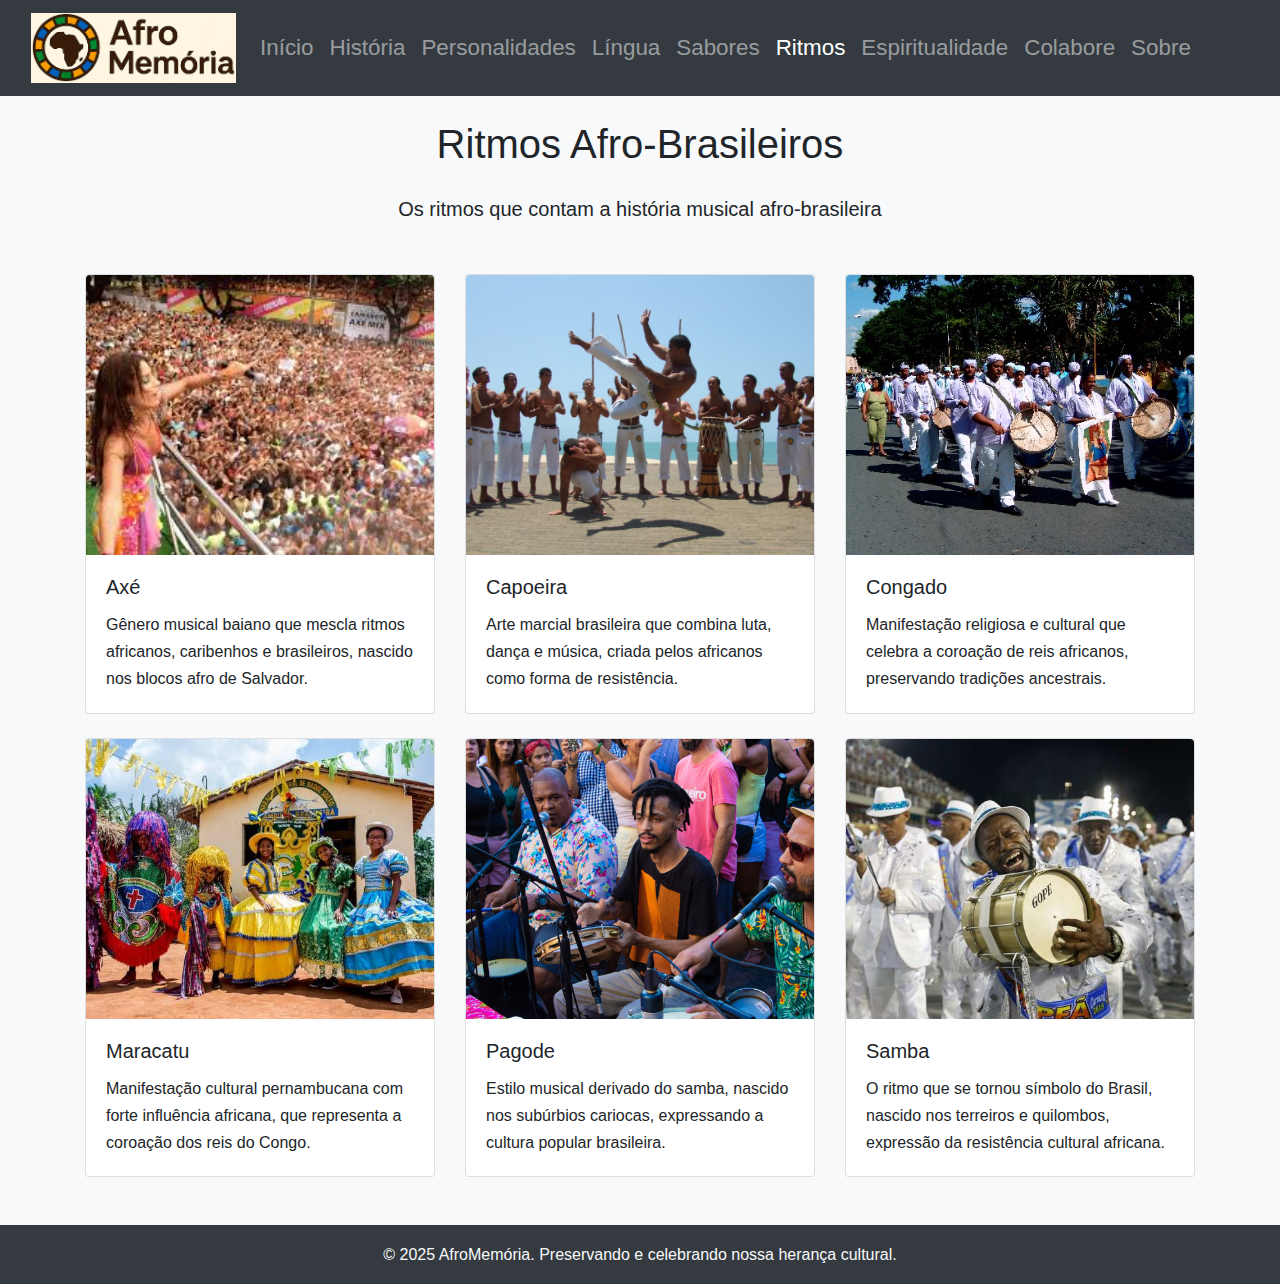
<file: ritmos.html>
<!DOCTYPE html>
<html lang="pt-br">

<head>
    <meta charset="UTF-8" />
    <meta name="viewport" content="width=device-width, initial-scale=1.0" />
    <meta name="description" content="Ritmos - AfroMemória | Música e ritmos afro-brasileiros" />
    <meta name="keywords" content="música afro-brasileira, ritmos, samba, capoeira, afoxé, maracatu" />
    <meta name="author" content="AfroMemória" />

    <!-- Favicons modernos -->
    <link rel="icon" type="image/x-icon" href="img/favicon.ico" />
    <link rel="icon" type="image/png" sizes="16x16" href="img/favicon-16x16.png" />
    <link rel="icon" type="image/png" sizes="32x32" href="img/favicon-32x32.png" />
    <link rel="apple-touch-icon" sizes="180x180" href="img/apple-touch-icon.png" />

    <title>Ritmos - AfroMemória | Música Afro-Brasileira</title>
    <link rel="stylesheet" href="bootstrap/css/bootstrap.min.css" />
    <link rel="stylesheet" href="css/style.css" />
</head>

<body>
    <!-- NAVBAR -->
    <nav class="navbar navbar-expand-lg navbar-dark bg-dark">
        <div class="container-fluid">
            <a class="navbar-brand" href="index.html">
                <img src="img/logo.png" alt="AfroMemória" height="50" class="d-inline-block align-top">
            </a>

            <button class="navbar-toggler" type="button" data-toggle="collapse" data-target="#menu" aria-controls="menu"
                aria-expanded="false" aria-label="Alterna navegação">
                <span class="navbar-toggler-icon"></span>
            </button>

            <div class="collapse navbar-collapse" id="menu">
                <ul class="navbar-nav mr-auto">
                    <li class="nav-item">
                        <a class="nav-link" href="index.html">Início</a>
                    </li>
                    <li class="nav-item">
                        <a class="nav-link" href="historia.html">História</a>
                    </li>
                    <li class="nav-item">
                        <a class="nav-link" href="personalidades.html">Personalidades</a>
                    </li>
                    <li class="nav-item">
                        <a class="nav-link" href="lingua.html">Língua</a>
                    </li>
                    <li class="nav-item">
                        <a class="nav-link" href="sabores.html">Sabores</a>
                    </li>
                    <li class="nav-item active">
                        <a class="nav-link" href="ritmos.html">Ritmos <span class="sr-only">(current)</span></a>
                    </li>
                    <li class="nav-item">
                        <a class="nav-link" href="espiritualidade.html">Espiritualidade</a>
                    </li>
                    <li class="nav-item">
                        <a class="nav-link" href="colabore.html">Colabore</a>
                    </li>
                    <li class="nav-item">
                        <a class="nav-link" href="sobre.html">Sobre</a>
                    </li>
                </ul>
            </div>
        </div>
    </nav>
    <!-- FIM DA NAVBAR -->

    <div class="container-fluid">


        <!-- CONTEÚDO PRINCIPAL -->
        <main class="row area">
            <div class="col-12 bg-light p-4">
                <div class="container">
                    <h1 class="mb-4 text-center">Ritmos Afro-Brasileiros</h1>
                    <p class="lead text-center mb-5">Os ritmos que contam a história musical afro-brasileira</p>

                    <div class="row">
                        <div class="col-md-4 mb-4">
                            <div class="card h-100">
                                <img src="img/ritmos/axe.jpeg" class="card-img-top category-image" alt="Axé">
                                <div class="card-body">
                                    <h5 class="card-title">Axé</h5>
                                    <p class="card-text">Gênero musical baiano que mescla ritmos africanos, caribenhos e
                                        brasileiros, nascido nos blocos afro de Salvador.</p>
                                </div>
                            </div>
                        </div>
                        <div class="col-md-4 mb-4">
                            <div class="card h-100">
                                <img src="img/ritmos/capoeira.jpg" class="card-img-top category-image" alt="Capoeira">
                                <div class="card-body">
                                    <h5 class="card-title">Capoeira</h5>
                                    <p class="card-text">Arte marcial brasileira que combina luta, dança e música,
                                        criada pelos africanos como forma de resistência.</p>
                                </div>
                            </div>
                        </div>
                        <div class="col-md-4 mb-4">
                            <div class="card h-100">
                                <img src="img/ritmos/congado.jpg" class="card-img-top category-image" alt="Congado">
                                <div class="card-body">
                                    <h5 class="card-title">Congado</h5>
                                    <p class="card-text">Manifestação religiosa e cultural que celebra a coroação de
                                        reis africanos, preservando tradições ancestrais.</p>
                                </div>
                            </div>
                        </div>
                    </div>

                    <div class="row">
                        <div class="col-md-4 mb-4">
                            <div class="card h-100">
                                <img src="img/ritmos/maracatu.jpeg" class="card-img-top category-image" alt="Maracatu">
                                <div class="card-body">
                                    <h5 class="card-title">Maracatu</h5>
                                    <p class="card-text">Manifestação cultural pernambucana com forte influência
                                        africana, que representa a coroação dos reis do Congo.</p>
                                </div>
                            </div>
                        </div>
                        <div class="col-md-4 mb-4">
                            <div class="card h-100">
                                <img src="img/ritmos/pagode.png" class="card-img-top category-image" alt="Pagode">
                                <div class="card-body">
                                    <h5 class="card-title">Pagode</h5>
                                    <p class="card-text">Estilo musical derivado do samba, nascido nos subúrbios
                                        cariocas, expressando a cultura popular brasileira.</p>
                                </div>
                            </div>
                        </div>
                        <div class="col-md-4 mb-4">
                            <div class="card h-100">
                                <img src="img/ritmos/samba.jpg" class="card-img-top category-image" alt="Samba">
                                <div class="card-body">
                                    <h5 class="card-title">Samba</h5>
                                    <p class="card-text">O ritmo que se tornou símbolo do Brasil, nascido nos terreiros
                                        e quilombos, expressão da resistência cultural africana.</p>
                                </div>
                            </div>
                        </div>
                    </div>
                </div>
            </div>
        </main>


        <!-- RODAPÉ -->
        <footer class="row">
            <div class="col-12 bg-dark text-light text-center py-3">
                <p class="mb-0">&copy; 2025 AfroMemória. Preservando e celebrando nossa herança cultural.</p>
            </div>
        </footer>
    </div>

    <!-- SCRIPTS -->
    <script src="javascript/jquery-3.7.1.min.js"></script>
    <script src="bootstrap/js/bootstrap.min.js"></script>
    <script src="javascript/script.js"></script>
</body>

</html>
</file>
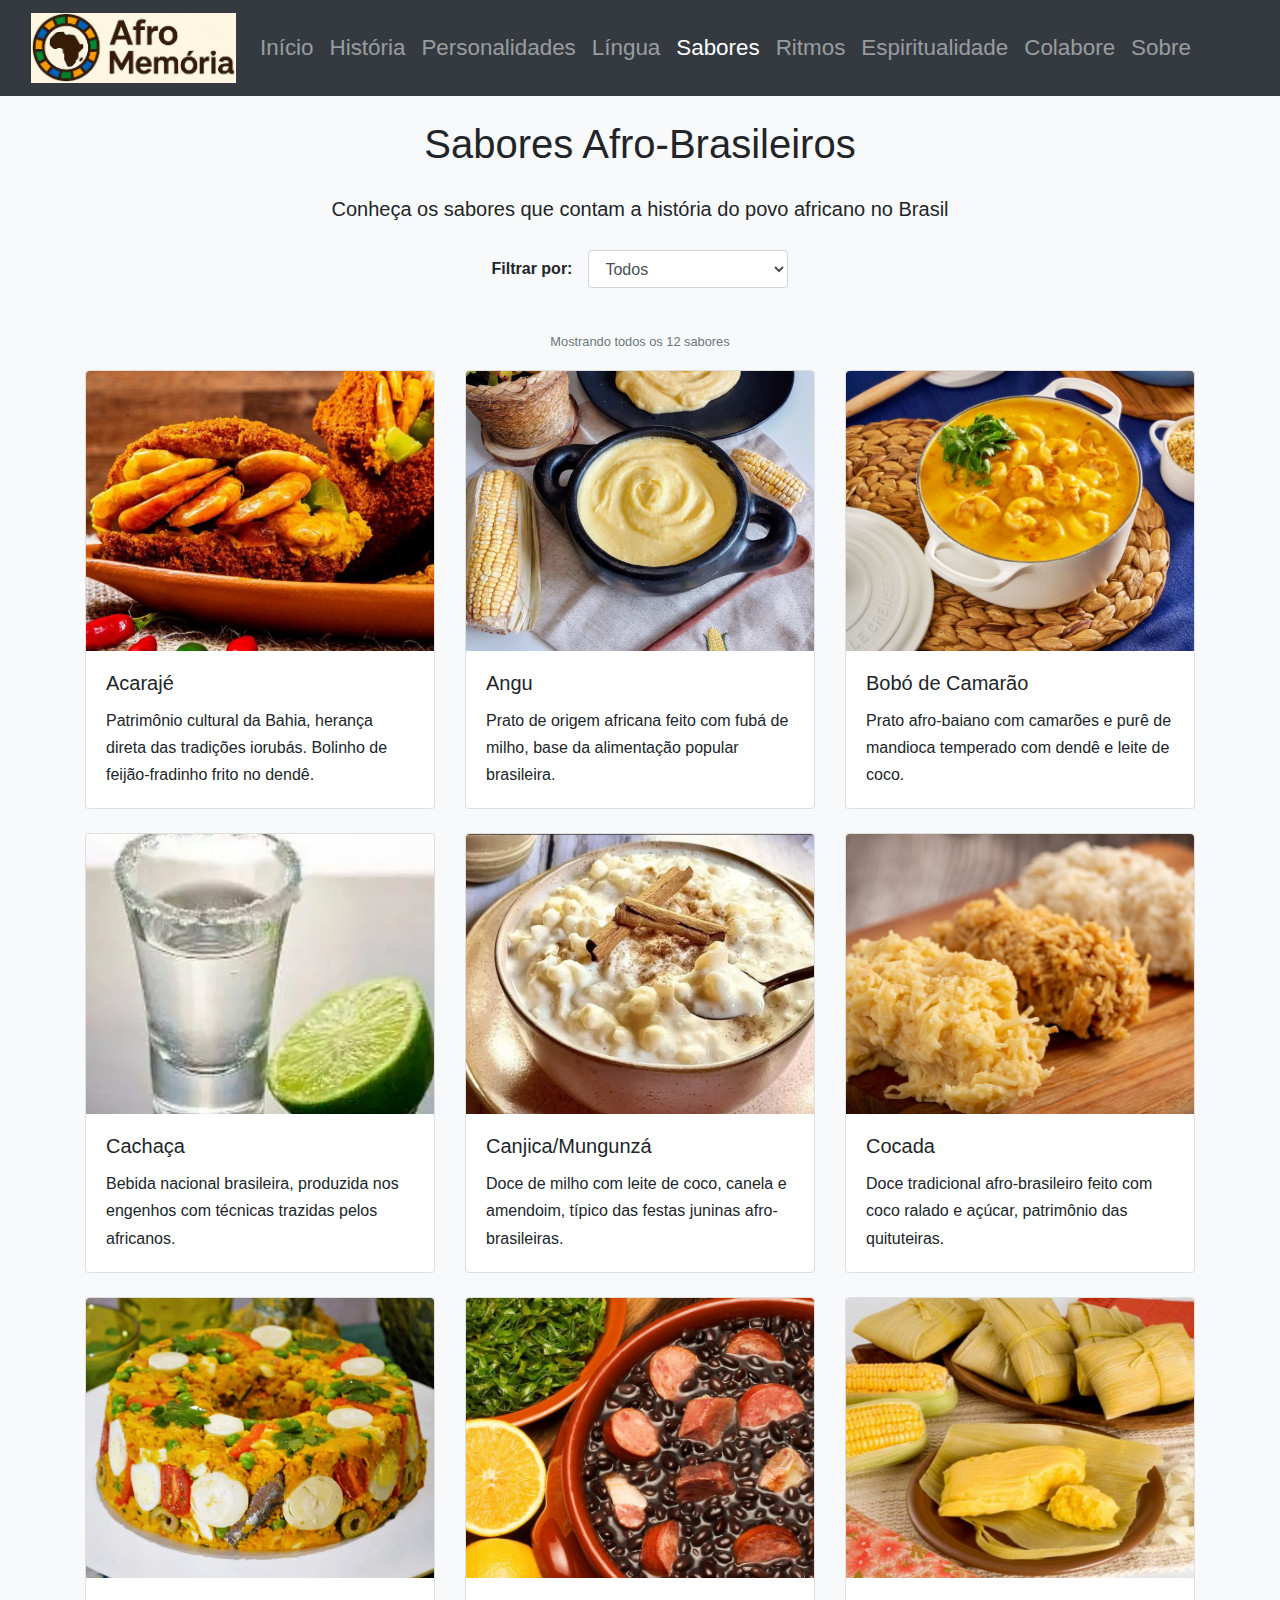
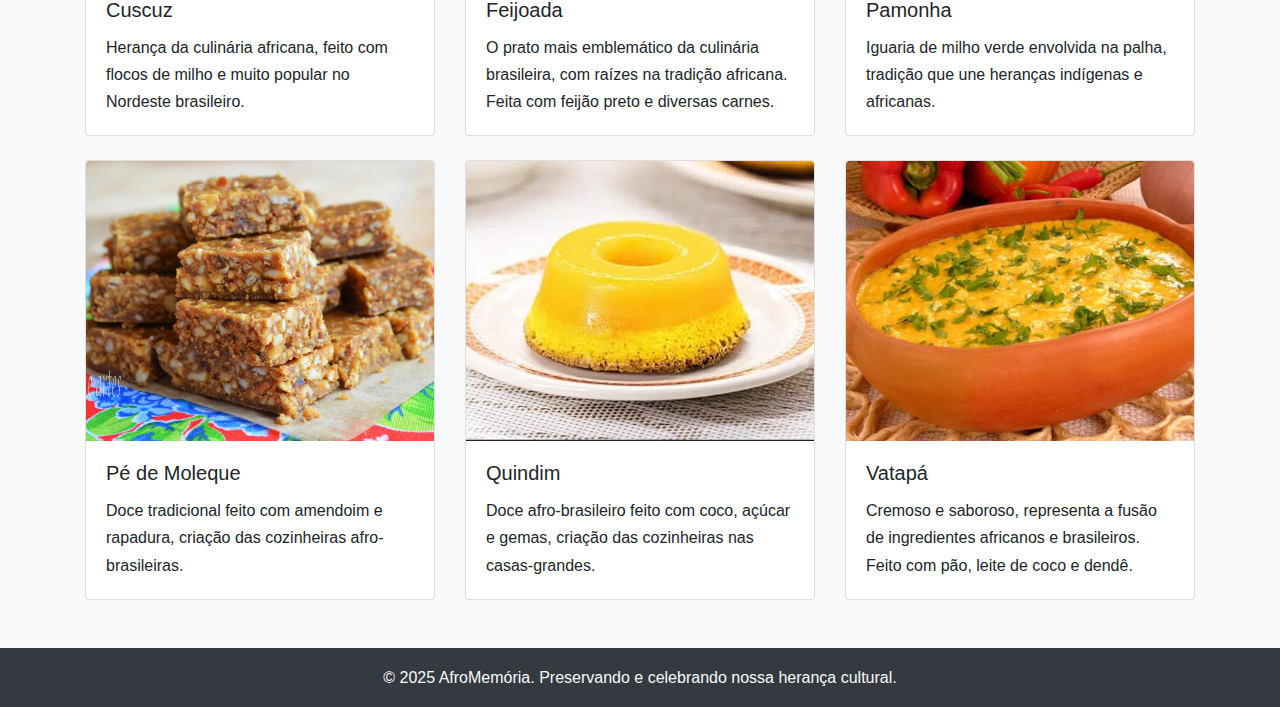
<file: sabores.html>
<!DOCTYPE html>
<html lang="pt-br">

<head>
    <meta charset="UTF-8" />
    <meta name="viewport" content="width=device-width, initial-scale=1.0" />
    <meta name="description" content="Sabores - AfroMemória | Culinária e gastronomia afro-brasileira" />
    <meta name="keywords" content="culinária afro-brasileira, gastronomia, receitas, tradições culinárias" />
    <meta name="author" content="AfroMemória" />

    <!-- Favicons modernos -->
    <link rel="icon" type="image/x-icon" href="img/favicon.ico" />
    <link rel="icon" type="image/png" sizes="16x16" href="img/favicon-16x16.png" />
    <link rel="icon" type="image/png" sizes="32x32" href="img/favicon-32x32.png" />
    <link rel="apple-touch-icon" sizes="180x180" href="img/apple-touch-icon.png" />

    <title>Sabores - AfroMemória | Culinária Afro-Brasileira</title>
    <link rel="stylesheet" href="bootstrap/css/bootstrap.min.css" />
    <link rel="stylesheet" href="css/style.css" />
</head>

<body>
    <!-- NAVBAR -->
    <nav class="navbar navbar-expand-lg navbar-dark bg-dark">
        <div class="container-fluid">
            <a class="navbar-brand" href="index.html">
                <img src="img/logo.png" alt="AfroMemória" height="50" class="d-inline-block align-top">
            </a>

            <button class="navbar-toggler" type="button" data-toggle="collapse" data-target="#menu" aria-controls="menu"
                aria-expanded="false" aria-label="Alterna navegação">
                <span class="navbar-toggler-icon"></span>
            </button>

            <div class="collapse navbar-collapse" id="menu">
                <ul class="navbar-nav mr-auto">
                    <li class="nav-item">
                        <a class="nav-link" href="index.html">Início</a>
                    </li>
                    <li class="nav-item">
                        <a class="nav-link" href="historia.html">História</a>
                    </li>
                    <li class="nav-item">
                        <a class="nav-link" href="personalidades.html">Personalidades</a>
                    </li>
                    <li class="nav-item">
                        <a class="nav-link" href="lingua.html">Língua</a>
                    </li>
                    <li class="nav-item active">
                        <a class="nav-link" href="sabores.html">Sabores <span class="sr-only">(current)</span></a>
                    </li>
                    <li class="nav-item">
                        <a class="nav-link" href="ritmos.html">Ritmos</a>
                    </li>
                    <li class="nav-item">
                        <a class="nav-link" href="espiritualidade.html">Espiritualidade</a>
                    </li>
                    <li class="nav-item">
                        <a class="nav-link" href="colabore.html">Colabore</a>
                    </li>
                    <li class="nav-item">
                        <a class="nav-link" href="sobre.html">Sobre</a>
                    </li>
                </ul>
            </div>
        </div>
    </nav>
    <!-- FIM DA NAVBAR -->

    <div class="container-fluid">


        <!-- CONTEÚDO PRINCIPAL -->
        <main class="row area">
            <div class="col-12 bg-light p-4">
                <div class="container">
                    <h1 class="mb-4 text-center">Sabores Afro-Brasileiros</h1>
                    <p class="lead text-center mb-4">Conheça os sabores que contam a história do povo africano no Brasil
                    </p>

                    <!-- Controle de Filtro -->
                    <div class="row justify-content-center mb-4">
                        <div class="col-md-6 col-lg-4">
                            <div class="form-group d-flex align-items-center justify-content-center">
                                <label for="categoryFilterSabores" class="font-weight-bold mb-0 mr-3">Filtrar
                                    por:</label>
                                <select id="categoryFilterSabores" class="form-control category-filter">
                                    <option value="all">Todos</option>
                                    <option value="doces">Doces</option>
                                    <option value="salgados">Salgados</option>
                                    <option value="bebidas">Bebidas</option>
                                </select>
                            </div>
                        </div>
                    </div>

                    <div id="saboresContainer" class="row">
                        <div class="col-md-4 mb-4" data-category="salgados">
                            <div class="card h-100">
                                <img src="img/sabores/acaraje.jpg" class="card-img-top category-image" alt="Acarajé">
                                <div class="card-body">
                                    <h5 class="card-title">Acarajé</h5>
                                    <p class="card-text">Patrimônio cultural da Bahia, herança direta das tradições
                                        iorubás. Bolinho de feijão-fradinho frito no dendê.</p>
                                </div>
                            </div>
                        </div>
                        <div class="col-md-4 mb-4" data-category="salgados">
                            <div class="card h-100">
                                <img src="img/sabores/angu.jpg" class="card-img-top category-image" alt="Angu">
                                <div class="card-body">
                                    <h5 class="card-title">Angu</h5>
                                    <p class="card-text">Prato de origem africana feito com fubá de milho, base da
                                        alimentação popular brasileira.</p>
                                </div>
                            </div>
                        </div>
                        <div class="col-md-4 mb-4" data-category="salgados">
                            <div class="card h-100">
                                <img src="img/sabores/bobo-de-camarao.jpg" class="card-img-top category-image"
                                    alt="Bobó de Camarão">
                                <div class="card-body">
                                    <h5 class="card-title">Bobó de Camarão</h5>
                                    <p class="card-text">Prato afro-baiano com camarões e purê de mandioca temperado com
                                        dendê e leite de coco.</p>
                                </div>
                            </div>
                        </div>
                        <div class="col-md-4 mb-4" data-category="bebidas">
                            <div class="card h-100">
                                <img src="img/sabores/cachaca.jpeg" class="card-img-top category-image" alt="Cachaça">
                                <div class="card-body">
                                    <h5 class="card-title">Cachaça</h5>
                                    <p class="card-text">Bebida nacional brasileira, produzida nos engenhos com técnicas
                                        trazidas pelos africanos.</p>
                                </div>
                            </div>
                        </div>
                        <div class="col-md-4 mb-4" data-category="doces">
                            <div class="card h-100">
                                <img src="img/sabores/canjica_munguza.png" class="card-img-top category-image"
                                    alt="Canjica/Mungunzá">
                                <div class="card-body">
                                    <h5 class="card-title">Canjica/Mungunzá</h5>
                                    <p class="card-text">Doce de milho com leite de coco, canela e amendoim, típico das
                                        festas juninas afro-brasileiras.</p>
                                </div>
                            </div>
                        </div>
                        <div class="col-md-4 mb-4" data-category="doces">
                            <div class="card h-100">
                                <img src="img/sabores/cocada.jpg" class="card-img-top category-image" alt="Cocada">
                                <div class="card-body">
                                    <h5 class="card-title">Cocada</h5>
                                    <p class="card-text">Doce tradicional afro-brasileiro feito com coco ralado e
                                        açúcar, patrimônio das quituteiras.</p>
                                </div>
                            </div>
                        </div>
                        <div class="col-md-4 mb-4" data-category="salgados">
                            <div class="card h-100">
                                <img src="img/sabores/cuscuz.jpg" class="card-img-top category-image" alt="Cuscuz">
                                <div class="card-body">
                                    <h5 class="card-title">Cuscuz</h5>
                                    <p class="card-text">Herança da culinária africana, feito com flocos de milho e
                                        muito popular no Nordeste brasileiro.</p>
                                </div>
                            </div>
                        </div>
                        <div class="col-md-4 mb-4" data-category="salgados">
                            <div class="card h-100">
                                <img src="img/sabores/feijoada.jpg" class="card-img-top category-image" alt="Feijoada">
                                <div class="card-body">
                                    <h5 class="card-title">Feijoada</h5>
                                    <p class="card-text">O prato mais emblemático da culinária brasileira, com raízes na
                                        tradição africana. Feita com feijão preto e diversas carnes.</p>
                                </div>
                            </div>
                        </div>
                        <div class="col-md-4 mb-4" data-category="doces">
                            <div class="card h-100">
                                <img src="img/sabores/pamonha.jpg" class="card-img-top category-image" alt="Pamonha">
                                <div class="card-body">
                                    <h5 class="card-title">Pamonha</h5>
                                    <p class="card-text">Iguaria de milho verde envolvida na palha, tradição que une
                                        heranças indígenas e africanas.</p>
                                </div>
                            </div>
                        </div>
                        <div class="col-md-4 mb-4" data-category="doces">
                            <div class="card h-100">
                                <img src="img/sabores/pe-de-moleque.jpg" class="card-img-top category-image"
                                    alt="Pé de Moleque">
                                <div class="card-body">
                                    <h5 class="card-title">Pé de Moleque</h5>
                                    <p class="card-text">Doce tradicional feito com amendoim e rapadura, criação das
                                        cozinheiras afro-brasileiras.</p>
                                </div>
                            </div>
                        </div>
                        <div class="col-md-4 mb-4" data-category="doces">
                            <div class="card h-100">
                                <img src="img/sabores/quindin.png" class="card-img-top category-image" alt="Quindim">
                                <div class="card-body">
                                    <h5 class="card-title">Quindim</h5>
                                    <p class="card-text">Doce afro-brasileiro feito com coco, açúcar e gemas, criação
                                        das cozinheiras nas casas-grandes.</p>
                                </div>
                            </div>
                        </div>
                        <div class="col-md-4 mb-4" data-category="salgados">
                            <div class="card h-100">
                                <img src="img/sabores/vatapa.png" class="card-img-top category-image" alt="Vatapá">
                                <div class="card-body">
                                    <h5 class="card-title">Vatapá</h5>
                                    <p class="card-text">Cremoso e saboroso, representa a fusão de ingredientes
                                        africanos e brasileiros. Feito com pão, leite de coco e dendê.</p>
                                </div>
                            </div>
                        </div>
                    </div>
                </div>
        </main>
    </div>

    <div class="container-fluid">
        <!-- RODAPÉ -->
        <footer class="row">
            <div class="col-12 bg-dark text-light text-center py-3">
                <p class="mb-0">&copy; 2025 AfroMemória. Preservando e celebrando nossa herança cultural.</p>
            </div>
        </footer>
    </div>
    </div>

    <!-- SCRIPTS -->
    <script src="javascript/jquery-3.7.1.min.js"></script>
    <script src="bootstrap/js/bootstrap.min.js"></script>
    <script src="javascript/script.js"></script>
</body>

</html>
</file>
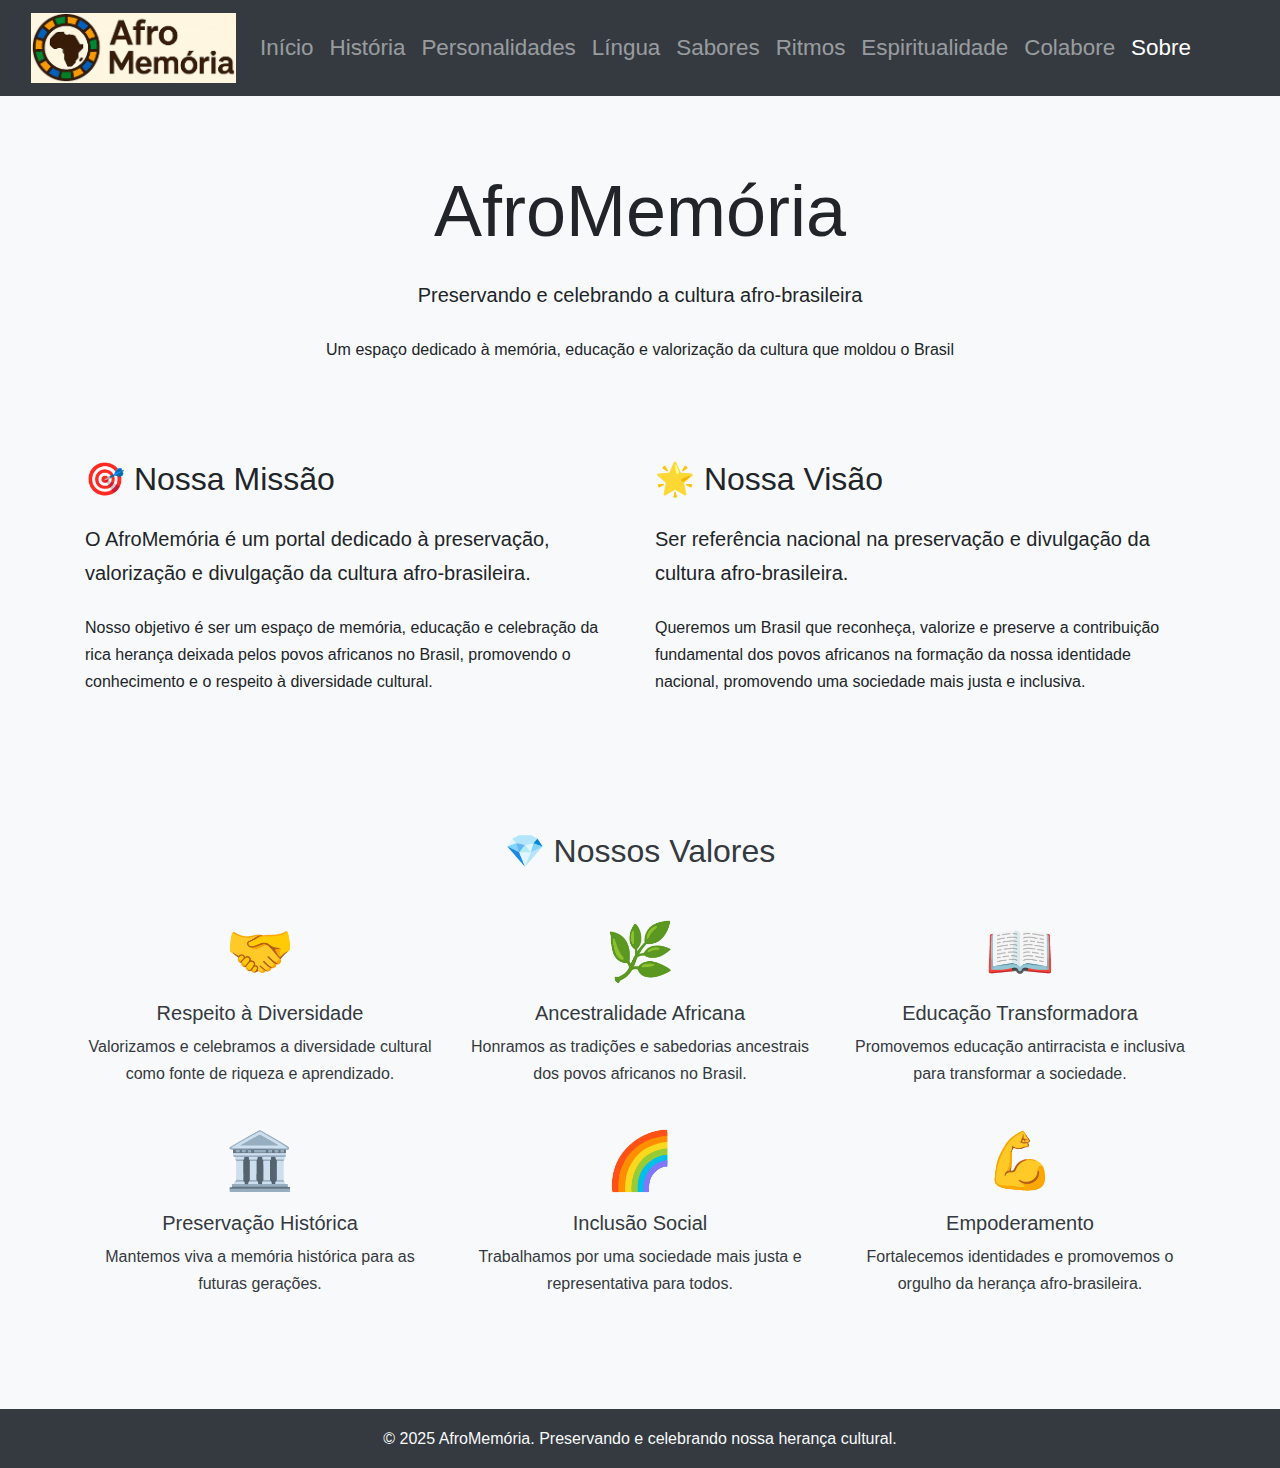
<file: sobre.html>
<!DOCTYPE html>
<html lang="pt-br">

<head>
    <meta charset="UTF-8" />
    <meta name="viewport" content="width=device-width, initial-scale=1.0" />
    <meta name="description" content="Sobre - AfroMemória | Conheça nossa missão e história" />
    <meta name="keywords" content="sobre, missão, história, AfroMemória, cultura afro-brasileira" />
    <meta name="author" content="AfroMemória" />

    <!-- Favicons modernos -->
    <link rel="icon" type="image/x-icon" href="img/favicon.ico" />
    <link rel="icon" type="image/png" sizes="16x16" href="img/favicon-16x16.png" />
    <link rel="icon" type="image/png" sizes="32x32" href="img/favicon-32x32.png" />
    <link rel="apple-touch-icon" sizes="180x180" href="img/apple-touch-icon.png" />

    <title>Sobre - AfroMemória | Nossa Missão</title>
    <link rel="stylesheet" href="bootstrap/css/bootstrap.min.css" />
    <link rel="stylesheet" href="css/style.css" />
</head>

<body>
    <!-- NAVBAR -->
    <nav class="navbar navbar-expand-lg navbar-dark bg-dark">
        <div class="container-fluid">
            <a class="navbar-brand" href="index.html">
                <img src="img/logo.png" alt="AfroMemória" height="50" class="d-inline-block align-top">
            </a>

            <button class="navbar-toggler" type="button" data-toggle="collapse" data-target="#menu" aria-controls="menu"
                aria-expanded="false" aria-label="Alterna navegação">
                <span class="navbar-toggler-icon"></span>
            </button>

            <div class="collapse navbar-collapse" id="menu">
                <ul class="navbar-nav mr-auto">
                    <li class="nav-item">
                        <a class="nav-link" href="index.html">Início</a>
                    </li>
                    <li class="nav-item">
                        <a class="nav-link" href="historia.html">História</a>
                    </li>
                    <li class="nav-item">
                        <a class="nav-link" href="personalidades.html">Personalidades</a>
                    </li>
                    <li class="nav-item">
                        <a class="nav-link" href="lingua.html">Língua</a>
                    </li>
                    <li class="nav-item">
                        <a class="nav-link" href="sabores.html">Sabores</a>
                    </li>
                    <li class="nav-item">
                        <a class="nav-link" href="ritmos.html">Ritmos</a>
                    </li>
                    <li class="nav-item">
                        <a class="nav-link" href="espiritualidade.html">Espiritualidade</a>
                    </li>
                    <li class="nav-item">
                        <a class="nav-link" href="colabore.html">Colabore</a>
                    </li>
                    <li class="nav-item active">
                        <a class="nav-link" href="sobre.html">Sobre <span class="sr-only">(current)</span></a>
                    </li>
                </ul>
            </div>
        </div>
    </nav>
    <!-- FIM DA NAVBAR -->

    <div class="container-fluid">


        <!-- CONTEÚDO PRINCIPAL -->
        <main class="row area">
            <div class="col-12 bg-light p-4">
                <!-- Seção Hero -->
                <div class="col-12 py-5">
                    <div class="container text-center">
                        <h1 class="display-3 mb-4">AfroMemória</h1>
                        <p class="lead mb-4">Preservando e celebrando a cultura afro-brasileira</p>
                        <p class="mb-0">Um espaço dedicado à memória, educação e valorização da cultura que moldou o
                            Brasil</p>
                    </div>
                </div>

                <!-- Seção Missão e Visão -->
                <div class="col-12 py-5">
                    <div class="container">
                        <div class="row">
                            <div class="col-md-6 mb-4">
                                <h2 class="mb-4">🎯 Nossa Missão</h2>
                                <p class="lead mb-4">
                                    O AfroMemória é um portal dedicado à preservação, valorização e divulgação da
                                    cultura afro-brasileira.
                                </p>
                                <p>
                                    Nosso objetivo é ser um espaço de memória, educação e celebração da rica herança
                                    deixada pelos povos africanos no Brasil, promovendo o conhecimento e o respeito à
                                    diversidade cultural.
                                </p>
                            </div>
                            <div class="col-md-6 mb-4">
                                <h2 class="mb-4">🌟 Nossa Visão</h2>
                                <p class="lead mb-4">
                                    Ser referência nacional na preservação e divulgação da cultura afro-brasileira.
                                </p>
                                <p>
                                    Queremos um Brasil que reconheça, valorize e preserve a contribuição fundamental dos
                                    povos africanos na formação da nossa identidade nacional, promovendo uma sociedade
                                    mais justa e inclusiva.
                                </p>
                            </div>
                        </div>
                    </div>
                </div>

                <!-- Seção Valores -->
                <div class="col-12 py-5">
                    <div class="container">
                        <h2 class="text-center mb-5 text-dark">💎 Nossos Valores</h2>
                        <div class="row">
                            <div class="col-md-4 mb-4">
                                <div class="text-center">
                                    <div class="display-4 mb-3">🤝</div>
                                    <h5 class="text-dark">Respeito à Diversidade</h5>
                                    <p class="text-dark">Valorizamos e celebramos a diversidade cultural como fonte de
                                        riqueza e aprendizado.</p>
                                </div>
                            </div>
                            <div class="col-md-4 mb-4">
                                <div class="text-center">
                                    <div class="display-4 mb-3">🌿</div>
                                    <h5 class="text-dark">Ancestralidade Africana</h5>
                                    <p class="text-dark">Honramos as tradições e sabedorias ancestrais dos povos
                                        africanos no Brasil.</p>
                                </div>
                            </div>
                            <div class="col-md-4 mb-4">
                                <div class="text-center">
                                    <div class="display-4 mb-3">📖</div>
                                    <h5 class="text-dark">Educação Transformadora</h5>
                                    <p class="text-dark">Promovemos educação antirracista e inclusiva para transformar a
                                        sociedade.</p>
                                </div>
                            </div>
                            <div class="col-md-4 mb-4">
                                <div class="text-center">
                                    <div class="display-4 mb-3">🏛️</div>
                                    <h5 class="text-dark">Preservação Histórica</h5>
                                    <p class="text-dark">Mantemos viva a memória histórica para as futuras gerações.</p>
                                </div>
                            </div>
                            <div class="col-md-4 mb-4">
                                <div class="text-center">
                                    <div class="display-4 mb-3">🌈</div>
                                    <h5 class="text-dark">Inclusão Social</h5>
                                    <p class="text-dark">Trabalhamos por uma sociedade mais justa e representativa para
                                        todos.</p>
                                </div>
                            </div>
                            <div class="col-md-4 mb-4">
                                <div class="text-center">
                                    <div class="display-4 mb-3">💪</div>
                                    <h5 class="text-dark">Empoderamento</h5>
                                    <p class="text-dark">Fortalecemos identidades e promovemos o orgulho da herança
                                        afro-brasileira.</p>
                                </div>
                            </div>
                        </div>
                    </div>
                </div>
            </div>
        </main>


        <!-- RODAPÉ -->
        <footer class="row">
            <div class="col-12 bg-dark text-light text-center py-3">
                <p class="mb-0">&copy; 2025 AfroMemória. Preservando e celebrando nossa herança cultural.</p>
            </div>
        </footer>
    </div>

    <!-- SCRIPTS -->
    <script src="javascript/jquery-3.7.1.min.js"></script>
    <script src="bootstrap/js/bootstrap.min.js"></script>
    <script src="javascript/script.js"></script>
</body>

</html>
</file>
<file: css/style.css>
/* === ESTILOS GLOBAIS === */
body {
    margin: 0;
    padding: 0;
    line-height: 1.6;
}

p, li {
    line-height: 1.7;
}

.area {
    padding: 0;
}

img {
    width: 80%;
}

/* Aumentar tamanho das letras dos menus */
.navbar-nav .nav-link {
    font-size: 1.4rem;
    font-weight: 500;
}

/* Ajustar tamanho da logo */
.navbar-brand img {
    height: 70px;
    width: auto;
}

/* Personalização das setas do carrossel */
.carousel-control-prev-icon,
.carousel-control-next-icon {
    background-color: #343a40;
    /* Cor escura igual ao menu/rodapé */
    border-radius: 50%;
    padding: 20px;
}

.carousel-control-prev,
.carousel-control-next {
    width: 5%;
}

.carousel-control-prev:hover .carousel-control-prev-icon,
.carousel-control-next:hover .carousel-control-next-icon {
    background-color: #23272b;
    /* Cor mais escura no hover */
}

/* Imagens do carrossel */
.carousel-image {
    height: 400px;
    object-fit: cover;
}

/* Foto do Milton Santos */
.milton-santos-photo {
    max-width: 150px;
}

/* Efeito de zoom nos cards */
.card-zoom {
    transition: transform 0.3s ease, box-shadow 0.3s ease;
    cursor: pointer;
}

.card-zoom:hover {
    transform: scale(1.05);
    box-shadow: 0 8px 25px rgba(0, 0, 0, 0.15) !important;
}

/* Efeito suave nos emojis */
.emoji-hover {
    transition: transform 0.3s ease;
}

.card-zoom:hover .emoji-hover {
    transform: scale(1.1);
}

/* Emojis grandes */
.emoji-large {
    font-size: 3rem;
}

/* Emojis médios */
.emoji-medium {
    font-size: 2.5rem;
}

/* Timeline */
.timeline-item {
    border-left: 3px solid #343a40;
    padding-left: 20px;
    margin-bottom: 30px;
    position: relative;
}

.timeline-item::before {
    content: '';
    position: absolute;
    left: -8px;
    top: 10px;
    width: 13px;
    height: 13px;
    border-radius: 50%;
    background-color: #343a40;
}

.hero-section {
    background: linear-gradient(135deg, #343a40 0%, #6c757d 100%);
    color: white;
    padding: 60px 0;
}

.stats-card {
    transition: transform 0.3s ease;
}

.stats-card:hover {
    transform: translateY(-5px);
}

.team-card {
    transition: all 0.3s ease;
    overflow: hidden;
}

.team-card:hover {
    transform: scale(1.05);
    box-shadow: 0 8px 25px rgba(0, 0, 0, 0.15);
}

/* Imagens de categoria (espiritualidade, ritmos) */
.category-image {
    height: 280px;
    object-fit: cover;
    object-position: center;
    transition: transform 0.3s ease;
    border-radius: 0.25rem 0.25rem 0 0;
}

.category-image:hover {
    transform: scale(1.02);
}

/* Filtro de categoria */
.category-filter {
    max-width: 200px;
}

/* Responsividade para imagens */
@media (max-width: 768px) {
    .category-image {
        height: 220px;
    }
}

@media (max-width: 576px) {
    .category-image {
        height: 200px;
    }
}

/* === MELHORIAS DE ACESSIBILIDADE E BOAS PRÁTICAS === */

/* Melhorar contraste dos links */
a {
    color: #007bff;
    text-decoration: none;
}

a:hover, a:focus {
    color: #0056b3;
    text-decoration: underline;
}

/* Focar nos elementos interativos */
.btn:focus,
.form-control:focus,
.form-select:focus {
    outline: 2px solid #007bff;
    outline-offset: 2px;
    box-shadow: 0 0 0 0.2rem rgba(0, 123, 255, 0.25);
}

/* Melhorar legibilidade */
body {
    line-height: 1.6;
}

p, li {
    line-height: 1.7;
}

/* Indicador visual para elementos clicáveis */
.card-zoom,
.stats-card,
.team-card {
    cursor: pointer;
}

.card-zoom:focus,
.stats-card:focus,
.team-card:focus {
    outline: 2px solid #007bff;
    outline-offset: 2px;
}

/* Animações respeitam preferências de acessibilidade */
@media (prefers-reduced-motion: reduce) {
    *,
    *::before,
    *::after {
        animation-duration: 0.01ms !important;
        animation-iteration-count: 1 !important;
        transition-duration: 0.01ms !important;
    }
}

/* Melhorar contraste dos botões */
.btn-primary {
    background-color: #0056b3;
    border-color: #0056b3;
}

.btn-primary:hover {
    background-color: #004085;
    border-color: #004085;
}

/* Classes antigas - manter por compatibilidade mas adicionar comentário */
/* DEPRECATED: Considerar remover em versões futuras */
.cor1 {
    background-color: #ffcc88;
    text-align: justify;
    color: blue;
}

.cor2 {
    background-color: #ccff88;
}

.cor3 {
    background-color: #bb88cc;
}
</file>
